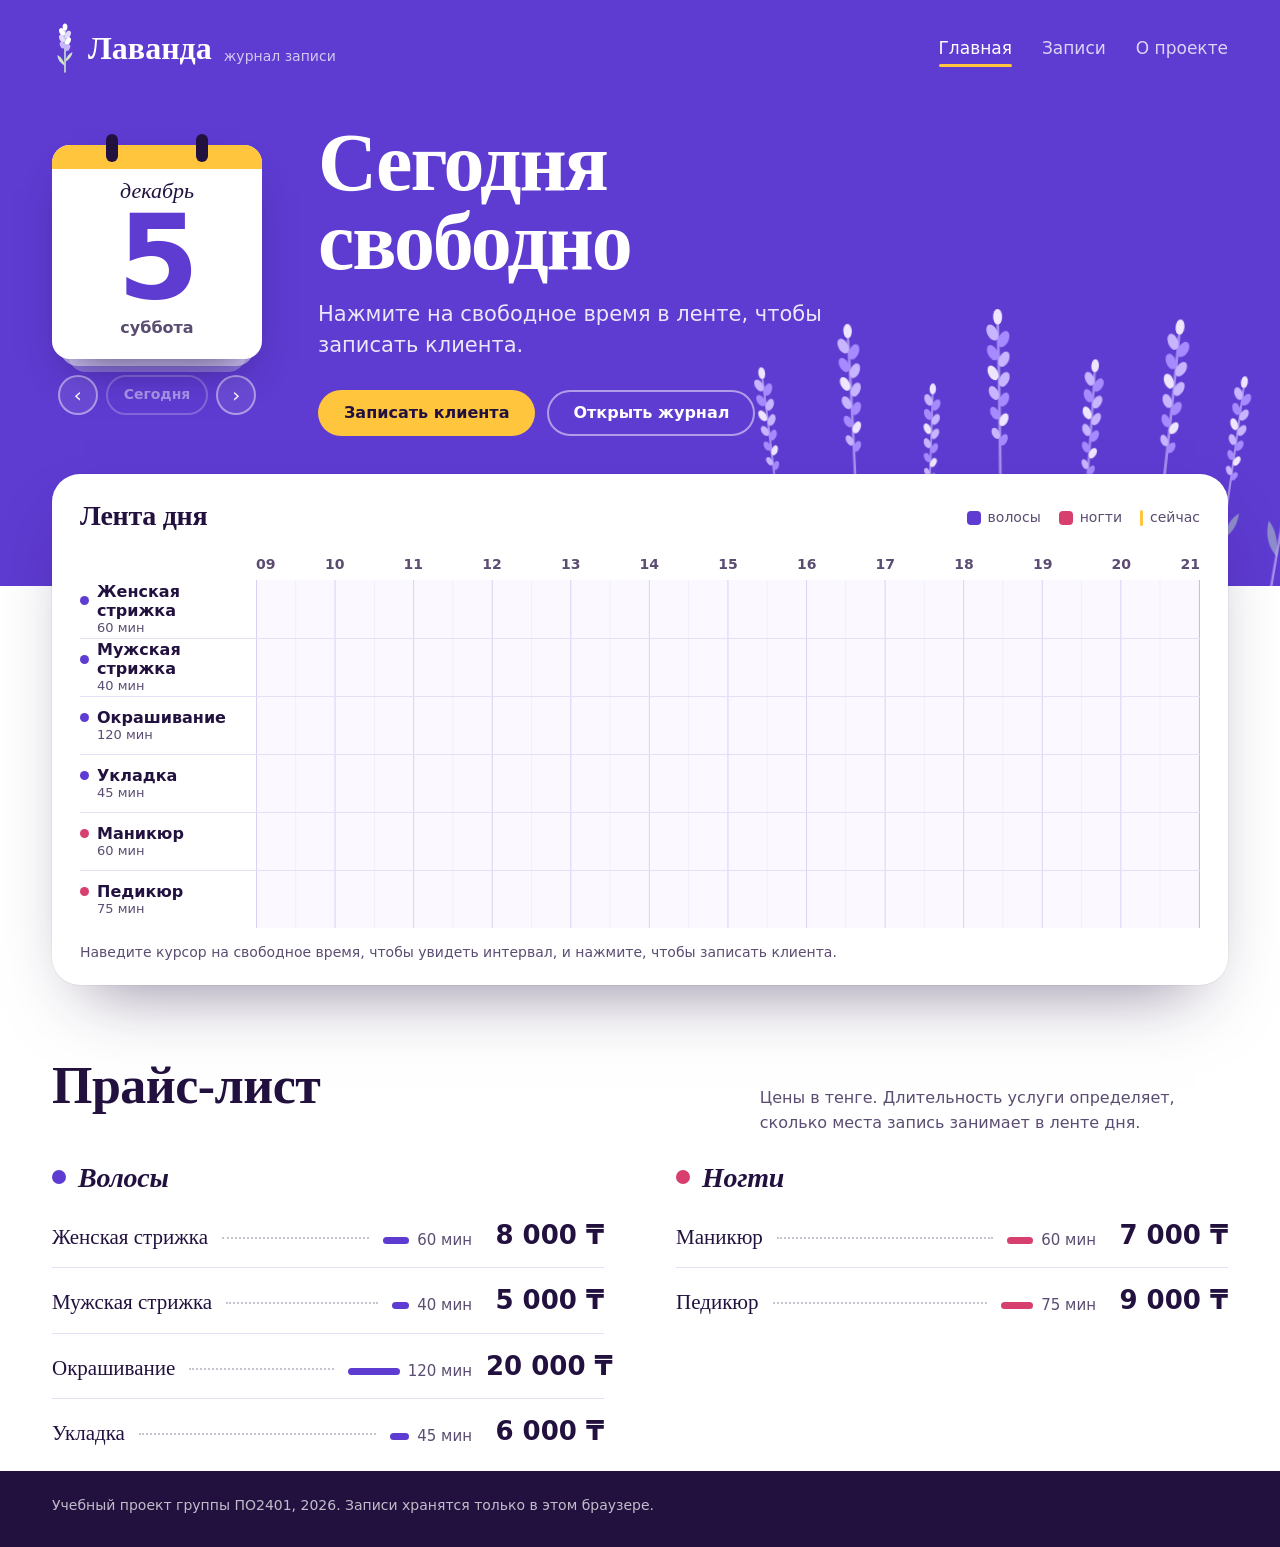
<file: index.html>
<!DOCTYPE html>
<html lang="ru">
<head>
  <meta charset="UTF-8">
  <meta name="viewport" content="width=device-width, initial-scale=1">
  <title>Главная — Запись на услуги, студия «Лаванда»</title>
  <link rel="stylesheet" href="style.css">
</head>
<body data-page="home">
  <header class="band">
    <div class="wrap masthead">
      <a class="brand" href="index.html" aria-label="Студия «Лаванда», на главную">
        <svg class="sprig" viewBox="0 0 26 52" aria-hidden="true">
          <path d="M13 50 C13 38 13 24 13 7" stroke="#cfe3cc" stroke-width="1.6" fill="none" stroke-linecap="round"/>
          <path d="M13 44 C8 41 5.5 37 5.5 33 C9.5 35.5 12 39 13 44 Z" fill="#cfe3cc"/>
          <path d="M13 40 C17.5 37.5 20 34 20.5 30 C16.5 32 14 35.5 13 40 Z" fill="#cfe3cc"/>
          <ellipse cx="13" cy="5" rx="2.4" ry="3.6" fill="#ffffff"/>
          <ellipse cx="10" cy="10" rx="2.6" ry="4" transform="rotate(-24 10 10)" fill="#ffffff"/>
          <ellipse cx="16" cy="12.5" rx="2.6" ry="4" transform="rotate(24 16 12.5)" fill="#e3d8ff"/>
          <ellipse cx="10" cy="16.5" rx="2.6" ry="4" transform="rotate(-24 10 16.5)" fill="#e3d8ff"/>
          <ellipse cx="16" cy="19" rx="2.6" ry="4" transform="rotate(24 16 19)" fill="#ffffff"/>
          <ellipse cx="10.4" cy="23" rx="2.4" ry="3.6" transform="rotate(-24 10.4 23)" fill="#c7b5ff"/>
          <ellipse cx="15.6" cy="25.5" rx="2.4" ry="3.6" transform="rotate(24 15.6 25.5)" fill="#c7b5ff"/>
        </svg>
        <span class="brand-name">Лаванда</span>
        <span class="brand-note">журнал записи</span>
      </a>
      <nav class="main-nav" aria-label="Разделы сайта">
        <a href="index.html" data-nav="home">Главная</a>
        <a href="bookings.html" data-nav="bookings">Записи</a>
        <a href="about.html" data-nav="about">О проекте</a>
      </nav>
    </div>

    <div class="wrap hero">
      <div class="calendar">
        <div class="cal-stack">
          <div class="cal-page" id="calPage" aria-hidden="true">
            <div class="cal-rings"><i></i><i></i></div>
            <span class="cal-month" id="calMonth">октябрь</span>
            <span class="cal-day" id="calDay">15</span>
            <span class="cal-weekday" id="calWeekday">четверг</span>
          </div>
        </div>
        <div class="day-nav">
          <button type="button" class="icon-btn" id="dayPrev" aria-label="Предыдущий день">‹</button>
          <button type="button" class="btn btn-light btn-small" id="dayToday">Сегодня</button>
          <button type="button" class="icon-btn" id="dayNext" aria-label="Следующий день">›</button>
        </div>
      </div>

      <div class="hero-text">
        <h1 class="hero-title" id="dayTitle">Расписание</h1>
        <p class="hero-summary" id="daySummary" aria-live="polite"></p>
        <div class="hero-actions">
          <a class="btn btn-sun" href="bookings.html#new">Записать клиента</a>
          <a class="btn btn-light" href="bookings.html">Открыть журнал</a>
        </div>
      </div>
    </div>

    <svg class="meadow" viewBox="0 0 560 360" aria-hidden="true">
      <defs>
        <symbol id="lav" viewBox="0 0 40 300" overflow="visible">
          <path d="M20 300 C19 230 21 160 20 64" fill="none" stroke="#d6c8ff" stroke-opacity="0.6" stroke-width="2.4" stroke-linecap="round"/>
          <path d="M20 262 C10 254 5 242 6 228 C14 235 19 246 20 262Z" fill="#bedec4" fill-opacity="0.5"/>
          <path d="M20 240 C30 233 35 222 35 208 C27 214 22 226 20 240Z" fill="#bedec4" fill-opacity="0.5"/>
          <ellipse fill="#eee6ff" cx="20" cy="56" rx="4" ry="7"/>
          <ellipse fill="#c7b5ff" cx="15" cy="70" rx="4.6" ry="7.6" transform="rotate(-26 15 70)"/>
          <ellipse fill="#a68aff" cx="25" cy="76" rx="4.6" ry="7.6" transform="rotate(26 25 76)"/>
          <ellipse fill="#a68aff" cx="15" cy="88" rx="4.4" ry="7.3" transform="rotate(-26 15 88)"/>
          <ellipse fill="#c7b5ff" cx="25" cy="94" rx="4.4" ry="7.3" transform="rotate(26 25 94)"/>
          <ellipse fill="#eee6ff" cx="15" cy="106" rx="4.2" ry="7" transform="rotate(-26 15 106)"/>
          <ellipse fill="#c7b5ff" cx="25" cy="112" rx="4.2" ry="7" transform="rotate(26 25 112)"/>
          <ellipse fill="#c7b5ff" cx="15.5" cy="124" rx="4" ry="6.6" transform="rotate(-26 15.5 124)"/>
          <ellipse fill="#a68aff" cx="24.5" cy="130" rx="4" ry="6.6" transform="rotate(26 24.5 130)"/>
          <ellipse fill="#a68aff" cx="16" cy="142" rx="3.6" ry="6" transform="rotate(-26 16 142)"/>
          <ellipse fill="#eee6ff" cx="24" cy="148" rx="3.6" ry="6" transform="rotate(26 24 148)"/>
          <ellipse fill="#c7b5ff" cx="16.5" cy="160" rx="3.2" ry="5.4" transform="rotate(-26 16.5 160)"/>
          <ellipse fill="#a68aff" cx="23.5" cy="166" rx="3.2" ry="5.4" transform="rotate(26 23.5 166)"/>
        </symbol>
      </defs>
      <g transform="translate(40 92) scale(0.85) rotate(-7 20 300)"><g class="stem" style="--i:0"><use href="#lav" width="40" height="300"/></g></g>
      <g transform="translate(110 40) scale(1.05) rotate(-3 20 300)"><g class="stem" style="--i:3"><use href="#lav" width="40" height="300"/></g></g>
      <g transform="translate(180 112) scale(0.8) rotate(2 20 300)"><g class="stem" style="--i:1"><use href="#lav" width="40" height="300"/></g></g>
      <g transform="translate(250 22) scale(1.12) rotate(-1 20 300)"><g class="stem" style="--i:5"><use href="#lav" width="40" height="300"/></g></g>
      <g transform="translate(330 80) scale(0.95) rotate(4 20 300)"><g class="stem" style="--i:2"><use href="#lav" width="40" height="300"/></g></g>
      <g transform="translate(400 32) scale(1.1) rotate(6 20 300)"><g class="stem" style="--i:6"><use href="#lav" width="40" height="300"/></g></g>
      <g transform="translate(468 100) scale(0.86) rotate(8 20 300)"><g class="stem" style="--i:4"><use href="#lav" width="40" height="300"/></g></g>
      <g transform="translate(520 62) scale(1) rotate(10 20 300)"><g class="stem" style="--i:7"><use href="#lav" width="40" height="300"/></g></g>
    </svg>
  </header>

  <main class="wrap">
    <section class="ribbon" aria-labelledby="ribbonTitle">
      <div class="ribbon-head">
        <h2 id="ribbonTitle">Лента дня</h2>
        <div class="legend" aria-hidden="true">
          <span><i></i>волосы</span>
          <span><i class="lg-nails"></i>ногти</span>
          <span><i class="lg-now"></i>сейчас</span>
        </div>
      </div>
      <div class="tl-scroll" id="timeline"></div>
      <p class="hint">Наведите курсор на свободное время, чтобы увидеть интервал, и нажмите, чтобы записать клиента.</p>
    </section>

    <section class="prices" aria-labelledby="pricesTitle">
      <div class="prices-head">
        <h2 id="pricesTitle">Прайс-лист</h2>
        <p class="muted">Цены в тенге. Длительность услуги определяет, сколько места запись занимает в ленте дня.</p>
      </div>
      <div class="price-cols" id="priceList"></div>
    </section>
  </main>

  <footer class="site-footer">
    <div class="wrap">Учебный проект группы ПО2401, 2026. Записи хранятся только в этом браузере.</div>
  </footer>

  <div class="toast" id="toast" role="status" aria-live="polite"></div>
  <script src="script.js"></script>
</body>
</html>
</file>
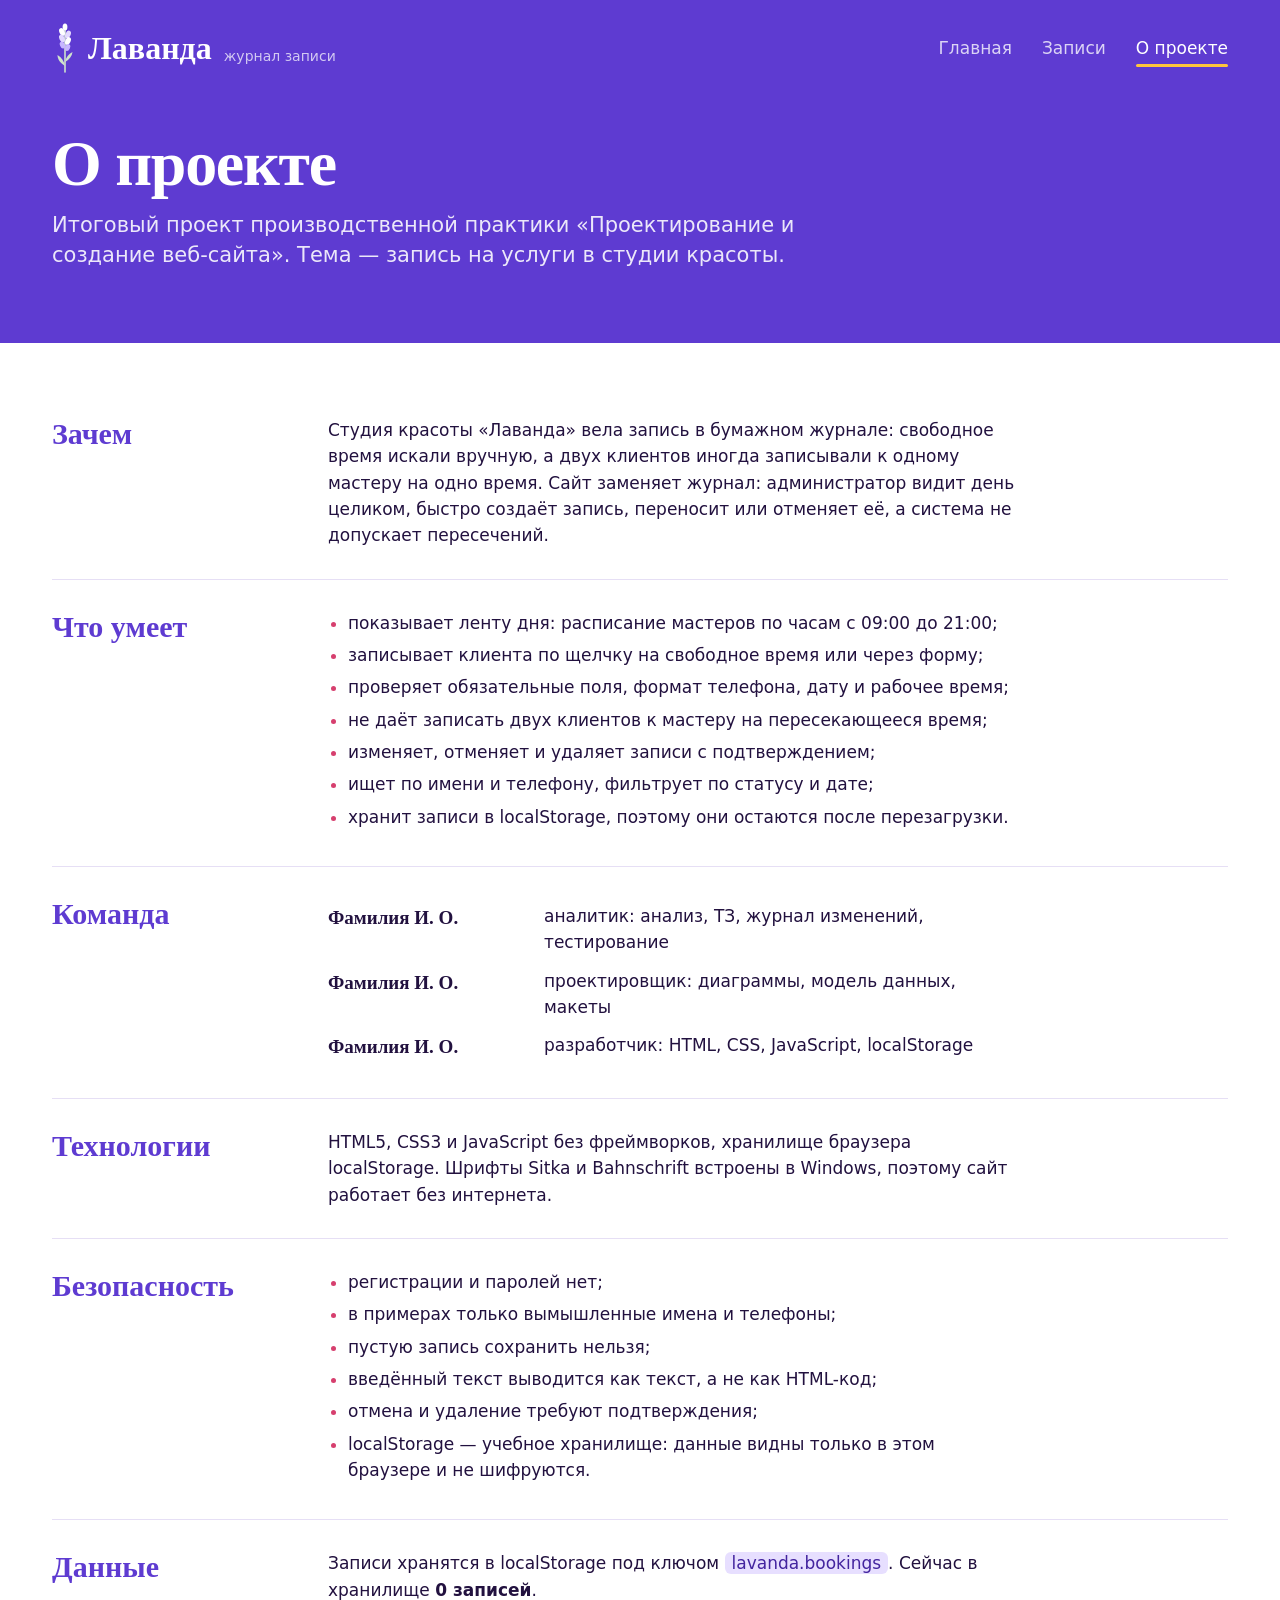
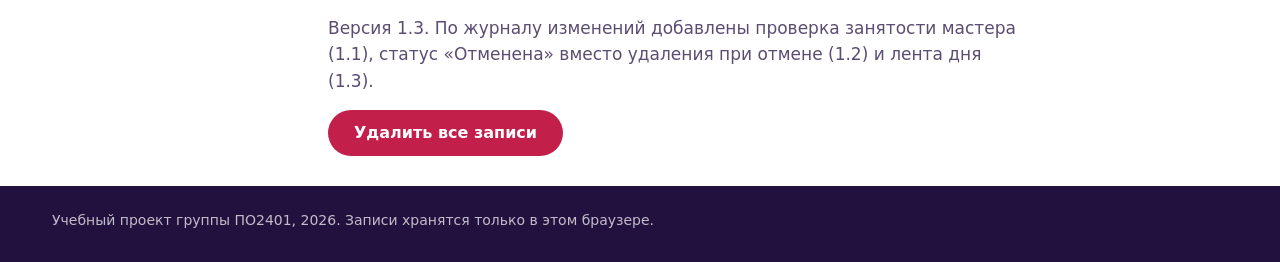
<file: about.html>
<!DOCTYPE html>
<html lang="ru">
<head>
  <meta charset="UTF-8">
  <meta name="viewport" content="width=device-width, initial-scale=1">
  <title>О проекте — Запись на услуги, студия «Лаванда»</title>
  <link rel="stylesheet" href="style.css">
</head>
<body data-page="about">
  <header class="band band-short">
    <div class="wrap masthead">
      <a class="brand" href="index.html" aria-label="Студия «Лаванда», на главную">
        <svg class="sprig" viewBox="0 0 26 52" aria-hidden="true">
          <path d="M13 50 C13 38 13 24 13 7" stroke="#cfe3cc" stroke-width="1.6" fill="none" stroke-linecap="round"/>
          <path d="M13 44 C8 41 5.5 37 5.5 33 C9.5 35.5 12 39 13 44 Z" fill="#cfe3cc"/>
          <path d="M13 40 C17.5 37.5 20 34 20.5 30 C16.5 32 14 35.5 13 40 Z" fill="#cfe3cc"/>
          <ellipse cx="13" cy="5" rx="2.4" ry="3.6" fill="#ffffff"/>
          <ellipse cx="10" cy="10" rx="2.6" ry="4" transform="rotate(-24 10 10)" fill="#ffffff"/>
          <ellipse cx="16" cy="12.5" rx="2.6" ry="4" transform="rotate(24 16 12.5)" fill="#e3d8ff"/>
          <ellipse cx="10" cy="16.5" rx="2.6" ry="4" transform="rotate(-24 10 16.5)" fill="#e3d8ff"/>
          <ellipse cx="16" cy="19" rx="2.6" ry="4" transform="rotate(24 16 19)" fill="#ffffff"/>
          <ellipse cx="10.4" cy="23" rx="2.4" ry="3.6" transform="rotate(-24 10.4 23)" fill="#c7b5ff"/>
          <ellipse cx="15.6" cy="25.5" rx="2.4" ry="3.6" transform="rotate(24 15.6 25.5)" fill="#c7b5ff"/>
        </svg>
        <span class="brand-name">Лаванда</span>
        <span class="brand-note">журнал записи</span>
      </a>
      <nav class="main-nav" aria-label="Разделы сайта">
        <a href="index.html" data-nav="home">Главная</a>
        <a href="bookings.html" data-nav="bookings">Записи</a>
        <a href="about.html" data-nav="about">О проекте</a>
      </nav>
    </div>
    <div class="wrap about-hero">
      <h1 class="hero-kicker">О проекте</h1>
      <p class="hero-summary">Итоговый проект производственной практики «Проектирование и создание веб-сайта». Тема — запись на услуги в студии красоты.</p>
    </div>
  </header>

  <main class="wrap">

    <dl class="facts">
      <div>
        <dt>Зачем</dt>
        <dd>
          Студия красоты «Лаванда» вела запись в бумажном журнале: свободное время искали
          вручную, а двух клиентов иногда записывали к одному мастеру на одно время. Сайт
          заменяет журнал: администратор видит день целиком, быстро создаёт запись,
          переносит или отменяет её, а система не допускает пересечений.
        </dd>
      </div>
      <div>
        <dt>Что умеет</dt>
        <dd>
          <ul class="list">
            <li>показывает ленту дня: расписание мастеров по часам с 09:00 до 21:00;</li>
            <li>записывает клиента по щелчку на свободное время или через форму;</li>
            <li>проверяет обязательные поля, формат телефона, дату и рабочее время;</li>
            <li>не даёт записать двух клиентов к мастеру на пересекающееся время;</li>
            <li>изменяет, отменяет и удаляет записи с подтверждением;</li>
            <li>ищет по имени и телефону, фильтрует по статусу и дате;</li>
            <li>хранит записи в localStorage, поэтому они остаются после перезагрузки.</li>
          </ul>
        </dd>
      </div>
      <div>
        <dt>Команда</dt>
        <dd>
          <ul class="team">
            <li><b>Фамилия И. О.</b><span>аналитик: анализ, ТЗ, журнал изменений, тестирование</span></li>
            <li><b>Фамилия И. О.</b><span>проектировщик: диаграммы, модель данных, макеты</span></li>
            <li><b>Фамилия И. О.</b><span>разработчик: HTML, CSS, JavaScript, localStorage</span></li>
          </ul>
        </dd>
      </div>
      <div>
        <dt>Технологии</dt>
        <dd>HTML5, CSS3 и JavaScript без фреймворков, хранилище браузера localStorage. Шрифты Sitka и Bahnschrift встроены в Windows, поэтому сайт работает без интернета.</dd>
      </div>
      <div>
        <dt>Безопасность</dt>
        <dd>
          <ul class="list">
            <li>регистрации и паролей нет;</li>
            <li>в примерах только вымышленные имена и телефоны;</li>
            <li>пустую запись сохранить нельзя;</li>
            <li>введённый текст выводится как текст, а не как HTML-код;</li>
            <li>отмена и удаление требуют подтверждения;</li>
            <li>localStorage — учебное хранилище: данные видны только в этом браузере и не шифруются.</li>
          </ul>
        </dd>
      </div>
      <div>
        <dt>Данные</dt>
        <dd>
          <p>Записи хранятся в localStorage под ключом <code>lavanda.bookings</code>. Сейчас в хранилище <strong id="aboutCount">0 записей</strong>.</p>
          <p class="muted">Версия 1.3. По журналу изменений добавлены проверка занятости мастера (1.1), статус «Отменена» вместо удаления при отмене (1.2) и лента дня (1.3).</p>
          <div class="data-actions">
            <button type="button" class="btn btn-danger" id="clearAllBtn">Удалить все записи</button>
          </div>
        </dd>
      </div>
    </dl>
  </main>

  <footer class="site-footer">
    <div class="wrap">Учебный проект группы ПО2401, 2026. Записи хранятся только в этом браузере.</div>
  </footer>

  <div class="toast" id="toast" role="status" aria-live="polite"></div>
  <script src="script.js"></script>
</body>
</html>
</file>
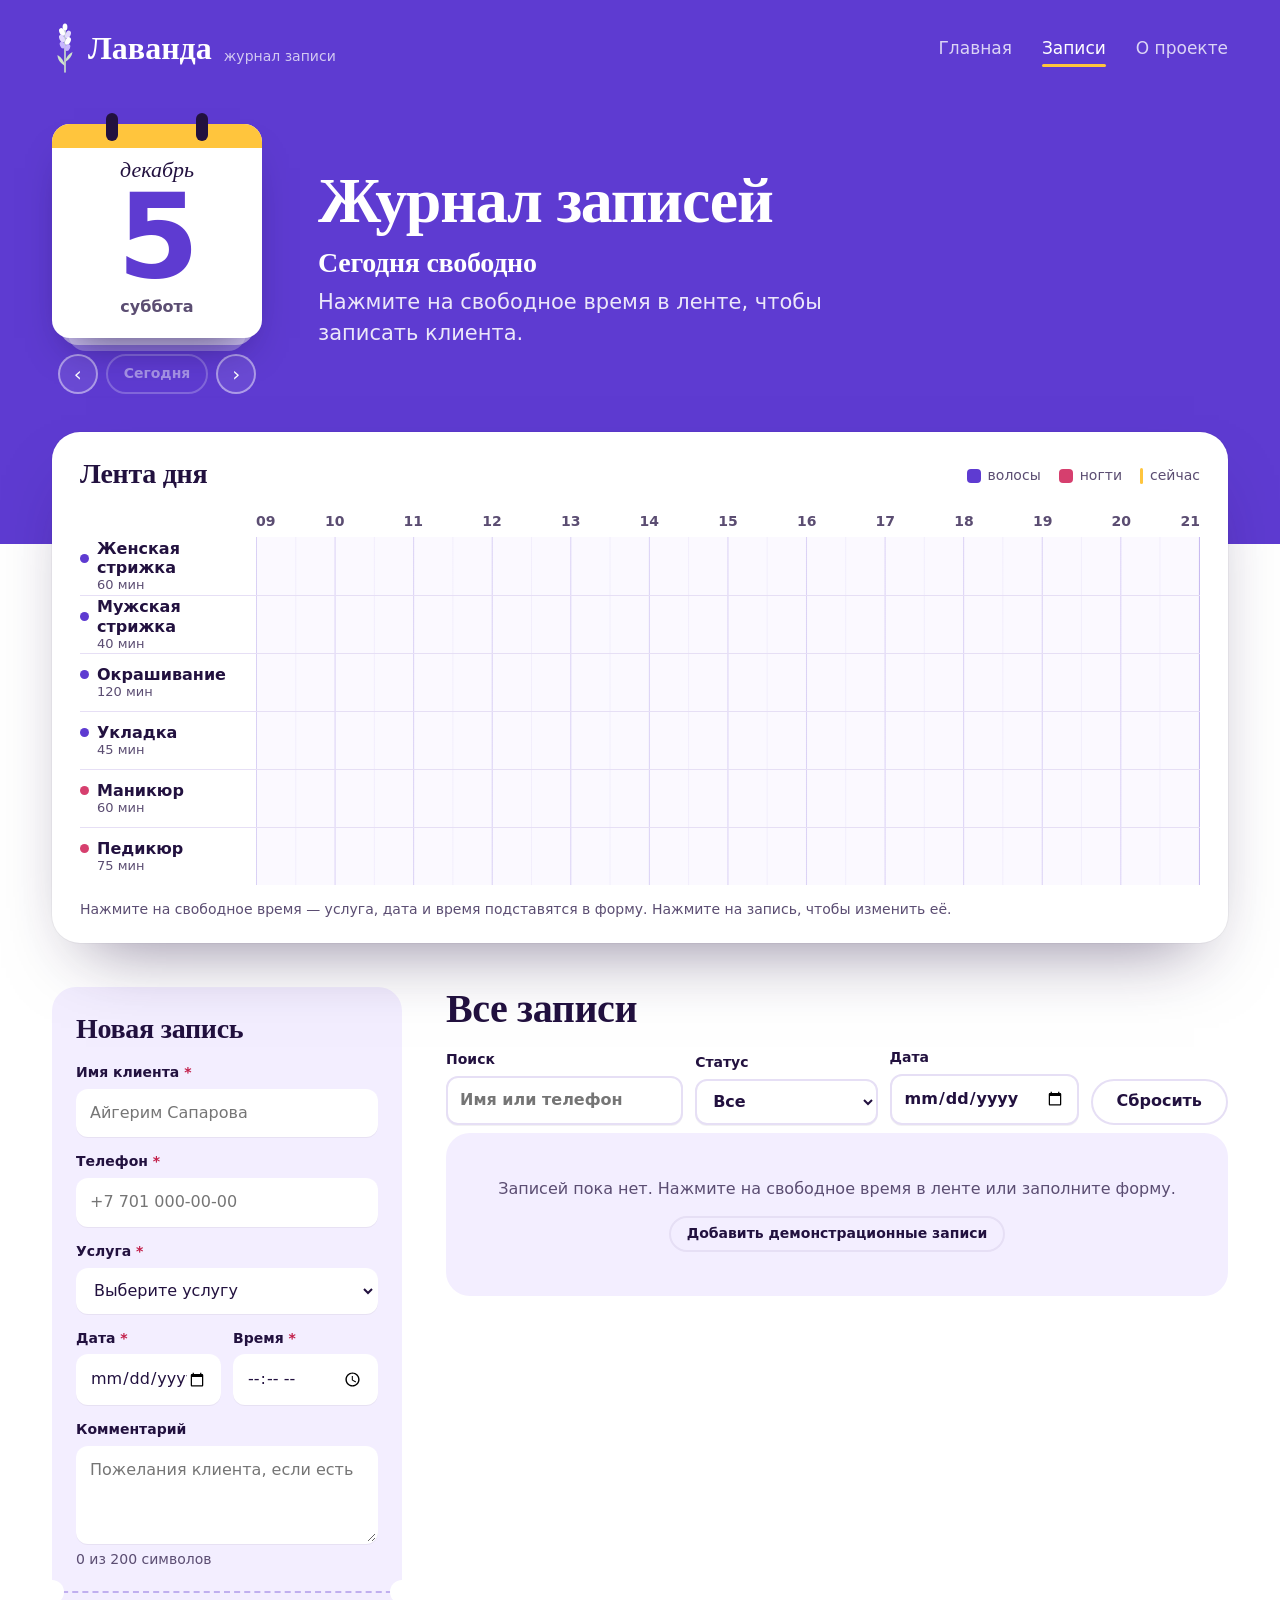
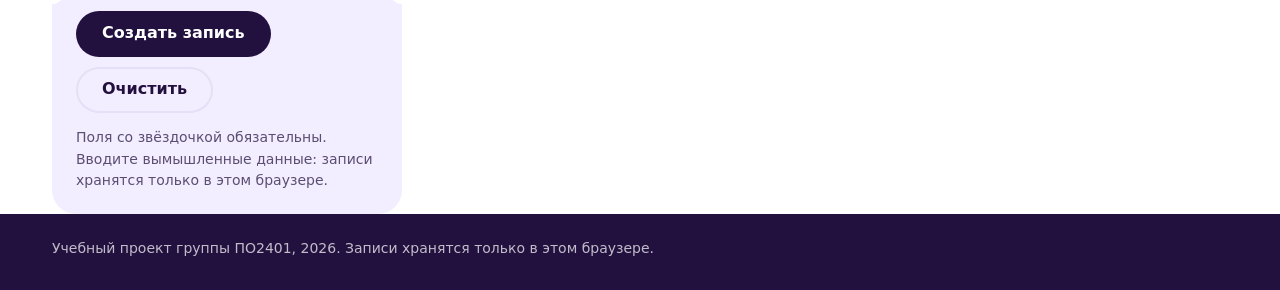
<file: bookings.html>
<!DOCTYPE html>
<html lang="ru">
<head>
  <meta charset="UTF-8">
  <meta name="viewport" content="width=device-width, initial-scale=1">
  <title>Записи — Запись на услуги, студия «Лаванда»</title>
  <link rel="stylesheet" href="style.css">
</head>
<body data-page="bookings">
  <header class="band">
    <div class="wrap masthead">
      <a class="brand" href="index.html" aria-label="Студия «Лаванда», на главную">
        <svg class="sprig" viewBox="0 0 26 52" aria-hidden="true">
          <path d="M13 50 C13 38 13 24 13 7" stroke="#cfe3cc" stroke-width="1.6" fill="none" stroke-linecap="round"/>
          <path d="M13 44 C8 41 5.5 37 5.5 33 C9.5 35.5 12 39 13 44 Z" fill="#cfe3cc"/>
          <path d="M13 40 C17.5 37.5 20 34 20.5 30 C16.5 32 14 35.5 13 40 Z" fill="#cfe3cc"/>
          <ellipse cx="13" cy="5" rx="2.4" ry="3.6" fill="#ffffff"/>
          <ellipse cx="10" cy="10" rx="2.6" ry="4" transform="rotate(-24 10 10)" fill="#ffffff"/>
          <ellipse cx="16" cy="12.5" rx="2.6" ry="4" transform="rotate(24 16 12.5)" fill="#e3d8ff"/>
          <ellipse cx="10" cy="16.5" rx="2.6" ry="4" transform="rotate(-24 10 16.5)" fill="#e3d8ff"/>
          <ellipse cx="16" cy="19" rx="2.6" ry="4" transform="rotate(24 16 19)" fill="#ffffff"/>
          <ellipse cx="10.4" cy="23" rx="2.4" ry="3.6" transform="rotate(-24 10.4 23)" fill="#c7b5ff"/>
          <ellipse cx="15.6" cy="25.5" rx="2.4" ry="3.6" transform="rotate(24 15.6 25.5)" fill="#c7b5ff"/>
        </svg>
        <span class="brand-name">Лаванда</span>
        <span class="brand-note">журнал записи</span>
      </a>
      <nav class="main-nav" aria-label="Разделы сайта">
        <a href="index.html" data-nav="home">Главная</a>
        <a href="bookings.html" data-nav="bookings">Записи</a>
        <a href="about.html" data-nav="about">О проекте</a>
      </nav>
    </div>

    <div class="wrap hero">
      <div class="calendar">
        <div class="cal-stack">
          <div class="cal-page" id="calPage" aria-hidden="true">
            <div class="cal-rings"><i></i><i></i></div>
            <span class="cal-month" id="calMonth">октябрь</span>
            <span class="cal-day" id="calDay">15</span>
            <span class="cal-weekday" id="calWeekday">четверг</span>
          </div>
        </div>
        <div class="day-nav">
          <button type="button" class="icon-btn" id="dayPrev" aria-label="Предыдущий день">‹</button>
          <button type="button" class="btn btn-light btn-small" id="dayToday">Сегодня</button>
          <button type="button" class="icon-btn" id="dayNext" aria-label="Следующий день">›</button>
        </div>
      </div>

      <div class="hero-text">
        <h1 class="hero-kicker">Журнал записей</h1>
        <h2 class="hero-sub" id="dayTitle">Лента дня</h2>
        <p class="hero-summary" id="daySummary" aria-live="polite"></p>
      </div>
    </div>
  </header>

  <main class="wrap">
    <section class="ribbon" aria-labelledby="ribbonTitle">
      <div class="ribbon-head">
        <h2 id="ribbonTitle">Лента дня</h2>
        <div class="legend" aria-hidden="true">
          <span><i></i>волосы</span>
          <span><i class="lg-nails"></i>ногти</span>
          <span><i class="lg-now"></i>сейчас</span>
        </div>
      </div>
      <div class="tl-scroll" id="timeline"></div>
      <p class="hint">Нажмите на свободное время — услуга, дата и время подставятся в форму. Нажмите на запись, чтобы изменить её.</p>
    </section>

    <div class="alert" id="storageWarning" role="alert" hidden></div>

    <div class="desk">
      <section class="slip" aria-labelledby="formTitle">
        <h2 id="formTitle">Новая запись</h2>
        <form id="bookingForm" novalidate>
          <input type="hidden" id="bookingId">

          <div class="field">
            <label for="clientName">Имя клиента <span class="req" aria-hidden="true">*</span></label>
            <input type="text" id="clientName" name="clientName" maxlength="60" autocomplete="off"
                   placeholder="Айгерим Сапарова" aria-describedby="clientNameError">
            <p class="field-error" id="clientNameError"></p>
          </div>

          <div class="field">
            <label for="phone">Телефон <span class="req" aria-hidden="true">*</span></label>
            <input type="tel" id="phone" name="phone" maxlength="20" autocomplete="off"
                   placeholder="+7 701 000-00-00" aria-describedby="phoneError">
            <p class="field-error" id="phoneError"></p>
          </div>

          <div class="field">
            <label for="serviceId">Услуга <span class="req" aria-hidden="true">*</span></label>
            <select id="serviceId" name="serviceId" aria-describedby="serviceIdError">
              <option value="">Выберите услугу</option>
            </select>
            <p class="field-error" id="serviceIdError"></p>
          </div>

          <div class="field-row">
            <div class="field">
              <label for="date">Дата <span class="req" aria-hidden="true">*</span></label>
              <input type="date" id="date" name="date" aria-describedby="dateError">
              <p class="field-error" id="dateError"></p>
            </div>
            <div class="field">
              <label for="time">Время <span class="req" aria-hidden="true">*</span></label>
              <input type="time" id="time" name="time" step="900" aria-describedby="timeError">
              <p class="field-error" id="timeError"></p>
            </div>
          </div>

          <div class="field" id="statusField" hidden>
            <label for="status">Статус</label>
            <select id="status" name="status"></select>
          </div>

          <div class="field">
            <label for="comment">Комментарий</label>
            <textarea id="comment" name="comment" rows="3" maxlength="200"
                      placeholder="Пожелания клиента, если есть"></textarea>
            <p class="hint"><span id="commentCounter">0</span> из 200 символов</p>
          </div>

          <div class="perf" aria-hidden="true"></div>

          <div class="form-actions">
            <button type="submit" class="btn btn-primary" id="submitBtn">Создать запись</button>
            <button type="button" class="btn btn-quiet" id="resetBtn">Очистить</button>
          </div>
          <p class="hint">Поля со звёздочкой обязательны. Вводите вымышленные данные: записи хранятся только в этом браузере.</p>
        </form>
      </section>

      <section class="ledger" aria-labelledby="listTitle">
        <div class="ledger-head">
          <h2 id="listTitle">Все записи</h2>
          <span class="muted" id="listCounter"></span>
        </div>

        <div class="filters">
          <label class="filter">
            <span>Поиск</span>
            <input type="search" id="searchInput" placeholder="Имя или телефон">
          </label>
          <label class="filter">
            <span>Статус</span>
            <select id="statusFilter">
              <option value="all">Все</option>
            </select>
          </label>
          <label class="filter">
            <span>Дата</span>
            <input type="date" id="dateFilter">
          </label>
          <button type="button" class="btn btn-quiet" id="clearFilters">Сбросить</button>
        </div>

        <div class="table-wrap">
          <table class="bookings-table">
            <thead>
              <tr>
                <th>Время</th>
                <th>Клиент</th>
                <th>Услуга</th>
                <th>Статус</th>
                <th class="col-actions">Действия</th>
              </tr>
            </thead>
            <tbody id="bookingsBody"></tbody>
          </table>
        </div>

        <div class="empty" id="emptyState" hidden>
          <p id="emptyText">Записей пока нет.</p>
          <button type="button" class="btn btn-quiet btn-small" id="demoBtn">Добавить демонстрационные записи</button>
        </div>
      </section>
    </div>
  </main>

  <footer class="site-footer">
    <div class="wrap">Учебный проект группы ПО2401, 2026. Записи хранятся только в этом браузере.</div>
  </footer>

  <div class="toast" id="toast" role="status" aria-live="polite"></div>
  <script src="script.js"></script>
</body>
</html>
</file>
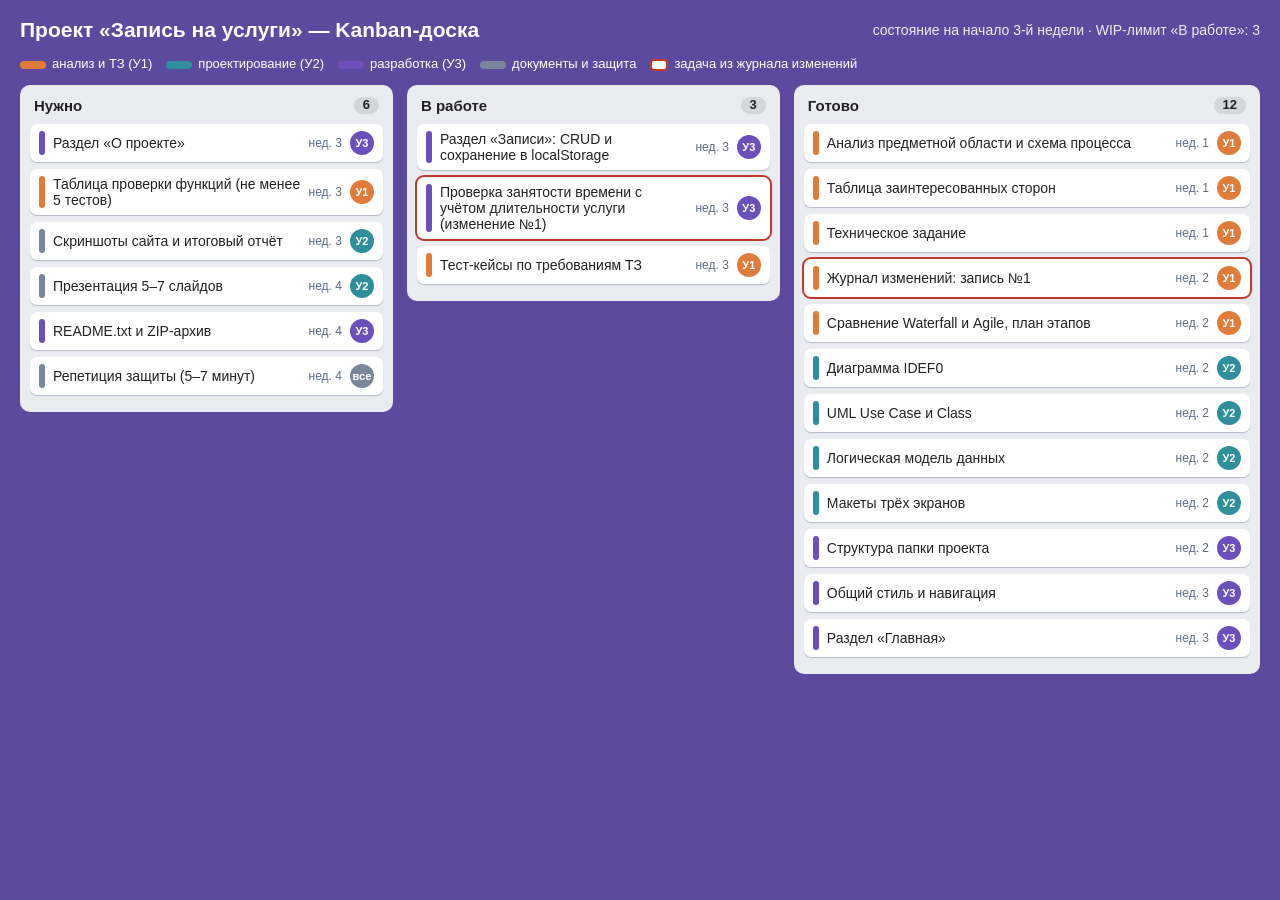
<file: docs/diagrams/src/08_kanban.html>
<!DOCTYPE html>
<html lang="ru">
<head>
<meta charset="UTF-8">
<title>Kanban-доска проекта</title>
<style>
  * { box-sizing: border-box; }
  body { margin: 0; font-family: "Segoe UI", Arial, sans-serif; background: #5b4a9e; color: #222; }
  .board { width: 1280px; padding: 18px 20px 24px; }
  .top { display: flex; justify-content: space-between; align-items: center; color: #fff; margin-bottom: 14px; }
  .top h1 { font-size: 21px; margin: 0; }
  .top span { font-size: 14px; opacity: .9; }
  .legend { display: flex; gap: 14px; font-size: 13px; color: #fff; margin-bottom: 14px; }
  .legend i { display: inline-block; width: 26px; height: 8px; border-radius: 4px; margin-right: 6px; vertical-align: middle; }
  .cols { display: grid; grid-template-columns: 1fr 1fr 1.25fr; gap: 14px; align-items: start; }
  .col { background: #ebecf0; border-radius: 10px; padding: 10px; }
  .col h2 { font-size: 15px; margin: 2px 4px 10px; display: flex; justify-content: space-between; }
  .col h2 b { background: #d5d6dc; border-radius: 10px; padding: 0 9px; font-size: 13px; }
  .card { display: flex; align-items: center; gap: 8px; background: #fff; border-radius: 7px; padding: 7px 9px; margin-bottom: 7px; box-shadow: 0 1px 1px rgba(9,30,66,.25); font-size: 14px; }
  .card .lbl { flex: none; align-self: stretch; width: 6px; border-radius: 3px; }
  .card .t { flex: 1; }
  .card .meta { flex: none; display: flex; gap: 8px; align-items: center; font-size: 12px; color: #5e6c84; }
  .av { width: 24px; height: 24px; border-radius: 50%; color: #fff; font-size: 11px; font-weight: 700; display: grid; place-items: center; }
  .u1 { background: #e07b39; } .u2 { background: #2f8f9d; } .u3 { background: #6b4fbb; } .all { background: #7a869a; }
  .an { background: #e07b39; } .pr { background: #2f8f9d; } .dev { background: #6b4fbb; } .doc { background: #7a869a; }
  .chg { box-shadow: 0 0 0 2px #c0392b; }
</style>
</head>
<body>
<div class="board" id="board">
  <div class="top">
    <h1>Проект «Запись на услуги» — Kanban-доска</h1>
    <span>состояние на начало 3-й недели · WIP-лимит «В работе»: 3</span>
  </div>
  <div class="legend">
    <span><i class="an"></i>анализ и ТЗ (У1)</span>
    <span><i class="pr"></i>проектирование (У2)</span>
    <span><i class="dev"></i>разработка (У3)</span>
    <span><i class="doc"></i>документы и защита</span>
    <span><i style="background:#fff;border:2px solid #c0392b;width:18px;height:12px"></i>задача из журнала изменений</span>
  </div>
  <div class="cols">
    <div class="col">
      <h2>Нужно <b>6</b></h2>
      <div class="card"><div class="lbl dev"></div><span class="t">Раздел «О проекте»</span><div class="meta"><span>нед. 3</span><span class="av u3">У3</span></div></div>
      <div class="card"><div class="lbl an"></div><span class="t">Таблица проверки функций (не менее 5 тестов)</span><div class="meta"><span>нед. 3</span><span class="av u1">У1</span></div></div>
      <div class="card"><div class="lbl doc"></div><span class="t">Скриншоты сайта и итоговый отчёт</span><div class="meta"><span>нед. 3</span><span class="av u2">У2</span></div></div>
      <div class="card"><div class="lbl doc"></div><span class="t">Презентация 5–7 слайдов</span><div class="meta"><span>нед. 4</span><span class="av u2">У2</span></div></div>
      <div class="card"><div class="lbl dev"></div><span class="t">README.txt и ZIP-архив</span><div class="meta"><span>нед. 4</span><span class="av u3">У3</span></div></div>
      <div class="card"><div class="lbl doc"></div><span class="t">Репетиция защиты (5–7 минут)</span><div class="meta"><span>нед. 4</span><span class="av all">все</span></div></div>
    </div>
    <div class="col">
      <h2>В работе <b>3</b></h2>
      <div class="card"><div class="lbl dev"></div><span class="t">Раздел «Записи»: CRUD и сохранение в localStorage</span><div class="meta"><span>нед. 3</span><span class="av u3">У3</span></div></div>
      <div class="card chg"><div class="lbl dev"></div><span class="t">Проверка занятости времени с учётом длительности услуги (изменение №1)</span><div class="meta"><span>нед. 3</span><span class="av u3">У3</span></div></div>
      <div class="card"><div class="lbl an"></div><span class="t">Тест-кейсы по требованиям ТЗ</span><div class="meta"><span>нед. 3</span><span class="av u1">У1</span></div></div>
    </div>
    <div class="col">
      <h2>Готово <b>12</b></h2>
      <div class="card"><div class="lbl an"></div><span class="t">Анализ предметной области и схема процесса</span><div class="meta"><span>нед. 1</span><span class="av u1">У1</span></div></div>
      <div class="card"><div class="lbl an"></div><span class="t">Таблица заинтересованных сторон</span><div class="meta"><span>нед. 1</span><span class="av u1">У1</span></div></div>
      <div class="card"><div class="lbl an"></div><span class="t">Техническое задание</span><div class="meta"><span>нед. 1</span><span class="av u1">У1</span></div></div>
      <div class="card chg"><div class="lbl an"></div><span class="t">Журнал изменений: запись №1</span><div class="meta"><span>нед. 2</span><span class="av u1">У1</span></div></div>
      <div class="card"><div class="lbl an"></div><span class="t">Сравнение Waterfall и Agile, план этапов</span><div class="meta"><span>нед. 2</span><span class="av u1">У1</span></div></div>
      <div class="card"><div class="lbl pr"></div><span class="t">Диаграмма IDEF0</span><div class="meta"><span>нед. 2</span><span class="av u2">У2</span></div></div>
      <div class="card"><div class="lbl pr"></div><span class="t">UML Use Case и Class</span><div class="meta"><span>нед. 2</span><span class="av u2">У2</span></div></div>
      <div class="card"><div class="lbl pr"></div><span class="t">Логическая модель данных</span><div class="meta"><span>нед. 2</span><span class="av u2">У2</span></div></div>
      <div class="card"><div class="lbl pr"></div><span class="t">Макеты трёх экранов</span><div class="meta"><span>нед. 2</span><span class="av u2">У2</span></div></div>
      <div class="card"><div class="lbl dev"></div><span class="t">Структура папки проекта</span><div class="meta"><span>нед. 2</span><span class="av u3">У3</span></div></div>
      <div class="card"><div class="lbl dev"></div><span class="t">Общий стиль и навигация</span><div class="meta"><span>нед. 3</span><span class="av u3">У3</span></div></div>
      <div class="card"><div class="lbl dev"></div><span class="t">Раздел «Главная»</span><div class="meta"><span>нед. 3</span><span class="av u3">У3</span></div></div>
    </div>
  </div>
</div>
</body>
</html>
</file>
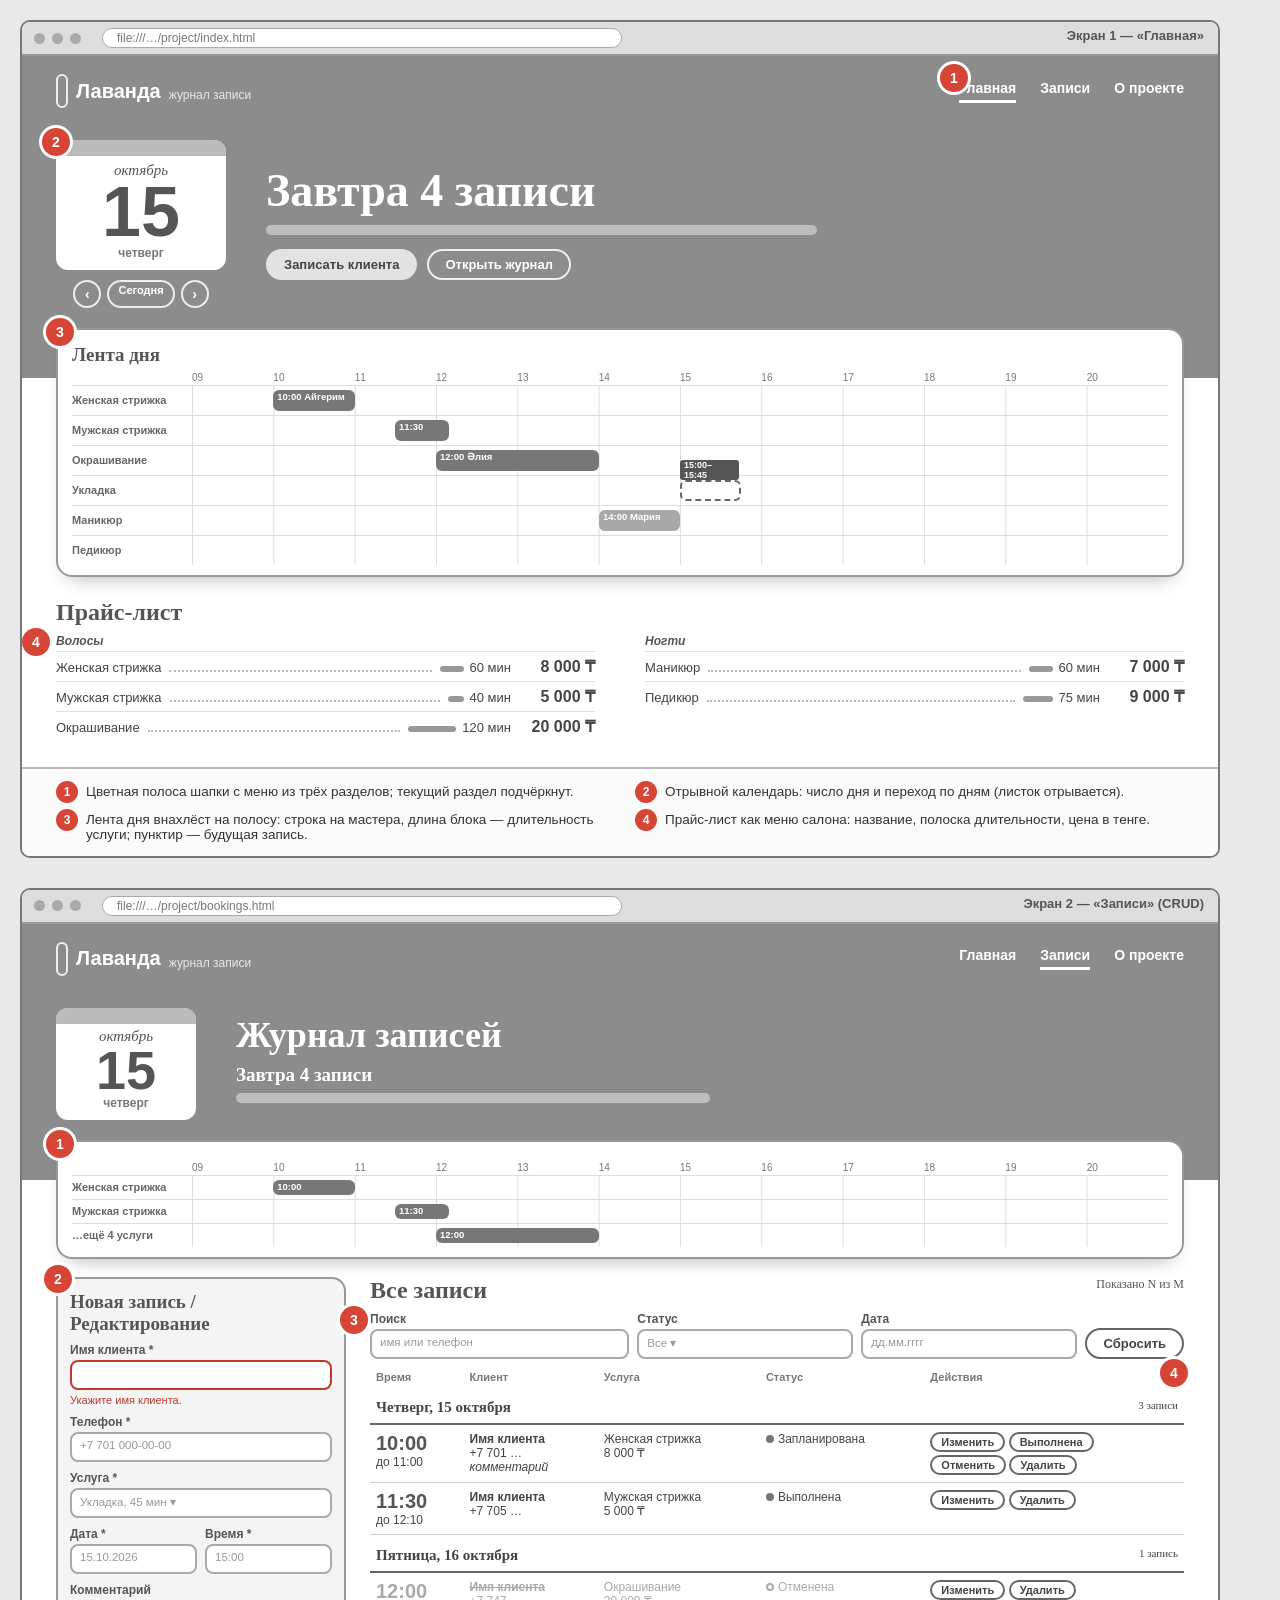
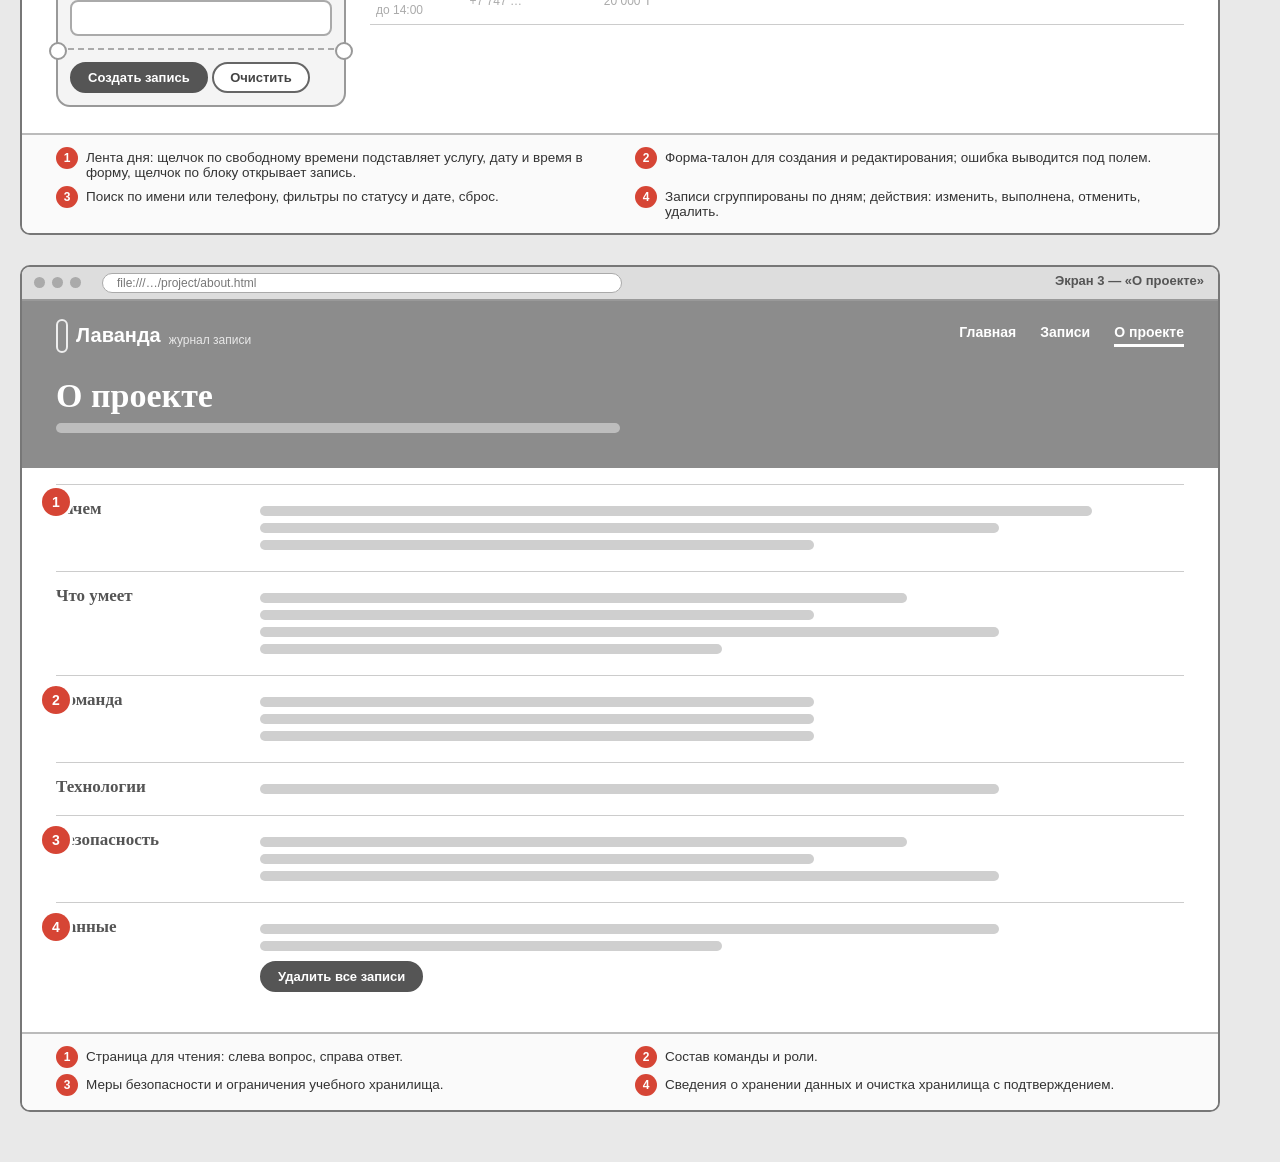
<file: docs/mockups/src/mockups.html>
<!DOCTYPE html>
<html lang="ru">
<head>
<meta charset="UTF-8">
<title>Макеты интерфейса — Запись на услуги</title>
<style>
  * { box-sizing: border-box; }
  body { margin: 0; padding: 20px; background: #e9e9e9; font-family: "Segoe UI", Arial, sans-serif; color: #444; }
  .frame { width: 1200px; background: #fff; border: 2px solid #777; border-radius: 10px; margin-bottom: 30px; position: relative; overflow: hidden; }
  .chrome { height: 34px; background: #ddd; border-bottom: 2px solid #999; display: flex; align-items: center; gap: 7px; padding: 0 12px; }
  .chrome i { width: 11px; height: 11px; border-radius: 50%; background: #aaa; display: inline-block; }
  .chrome .url { margin-left: 14px; background: #fff; border: 1px solid #aaa; border-radius: 12px; font-size: 12px; padding: 2px 14px; width: 520px; color: #777; }
  .title { position: absolute; right: 14px; top: 6px; font-size: 13px; font-weight: 700; color: #555; }
  .page { padding: 0 34px 26px; position: relative; }
  /* полоса шапки во всю ширину */
  .band { margin: 0 -34px; padding: 0 34px 70px; background: #8c8c8c; color: #fff; position: relative; }
  .band.short { padding-bottom: 28px; }
  .hdr { display: flex; justify-content: space-between; align-items: center; height: 70px; }
  .logo { display: flex; align-items: center; gap: 8px; font-weight: 700; font-size: 20px; }
  .logo .sprig { width: 12px; height: 34px; border: 2px solid #eee; border-radius: 6px; }
  .logo small { font-weight: 400; font-size: 12px; opacity: .8; margin-top: 8px; }
  .nav { display: flex; gap: 24px; font-size: 14px; font-weight: 600; }
  .nav span { padding-bottom: 4px; }
  .nav span.on { border-bottom: 3px solid #fff; }
  .hero { display: grid; grid-template-columns: 170px 1fr; gap: 40px; align-items: center; padding-top: 14px; }
  .cal { background: #fff; color: #555; border-radius: 12px; text-align: center; padding: 22px 8px 10px; position: relative; overflow: hidden; }
  .cal::before { content: ""; position: absolute; inset: 0 0 auto 0; height: 16px; background: #bbb; }
  .cal .m { display: block; font-family: Georgia, serif; font-style: italic; font-size: 15px; }
  .cal .d { display: block; font-size: 70px; font-weight: 800; line-height: .95; }
  .cal .w { display: block; font-size: 12px; font-weight: 600; color: #777; }
  .daynav { display: flex; gap: 6px; justify-content: center; margin-top: 10px; }
  .circle { display: inline-grid; place-items: center; width: 28px; height: 28px; border: 2px solid #eee; border-radius: 50%; font-size: 14px; font-weight: 700; color: #fff; }
  .box { border: 2px solid #999; background: #f4f4f4; border-radius: 14px; padding: 12px; position: relative; }
  .line { height: 10px; background: #cfcfcf; border-radius: 5px; margin: 7px 0; }
  .band .line { background: #bdbdbd; }
  .w30 { width: 30%; } .w40 { width: 40%; } .w50 { width: 50%; } .w60 { width: 60%; } .w70 { width: 70%; } .w80 { width: 80%; } .w90 { width: 90%; }
  .btn { display: inline-block; border: 2px solid #666; border-radius: 20px; padding: 6px 16px; font-size: 13px; font-weight: 700; background: #fff; color: #444; }
  .btn.main { background: #555; color: #fff; border-color: #555; }
  .btn.light { background: transparent; color: #fff; border-color: #eee; }
  .btn.accent { background: #e2e2e2; border-color: #e2e2e2; }
  .btn.sm { padding: 2px 9px; font-size: 11px; font-weight: 600; }
  .lbl { font-size: 12px; font-weight: 700; color: #555; margin-bottom: 3px; }
  .inp { border: 2px solid #aaa; background: #fff; height: 30px; border-radius: 8px; margin-bottom: 9px; font-size: 11.5px; color: #999; padding: 5px 8px; }
  .err { color: #c0392b; font-size: 11px; margin: -5px 0 9px; }
  .big { font-family: Georgia, serif; font-size: 46px; font-weight: 700; line-height: 1.02; margin: 0 0 10px; }
  .h2 { font-family: Georgia, serif; font-size: 19px; font-weight: 700; color: #555; margin: 0 0 8px; }
  .grid { display: grid; gap: 14px; }
  .mark { position: absolute; width: 28px; height: 28px; border-radius: 50%; background: #d64535; color: #fff; font-weight: 700; font-size: 14px; display: grid; place-items: center; box-shadow: 0 0 0 3px #fff; z-index: 5; }
  .notes { border-top: 2px solid #bbb; background: #fafafa; padding: 12px 34px 14px; display: grid; grid-template-columns: 1fr 1fr; gap: 6px 30px; font-size: 13.5px; color: #333; }
  .notes div { display: flex; gap: 8px; align-items: baseline; }
  .notes b { flex: none; width: 22px; height: 22px; border-radius: 50%; background: #d64535; color: #fff; font-size: 12px; display: grid; place-items: center; }
  /* лента дня — карточка внахлёст на полосу */
  .tl { border: 2px solid #999; background: #fff; border-radius: 16px; padding: 14px 14px 10px; position: relative; margin-top: -50px; box-shadow: 0 10px 20px -12px rgba(0,0,0,.4); }
  .tl-hours { display: grid; grid-template-columns: 120px repeat(12, 1fr); font-size: 10px; color: #777; margin: 6px 0 2px; }
  .tl-row { display: grid; grid-template-columns: 120px 1fr; height: 30px; border-top: 1px solid #ddd; }
  .tl-name { font-size: 11px; font-weight: 700; color: #666; align-self: center; }
  .tl-track { position: relative; background-image: linear-gradient(to right, #ddd 1px, transparent 1px); background-size: calc(100% / 12) 100%; }
  .blk { position: absolute; top: 4px; bottom: 4px; border-radius: 6px; background: #777; color: #fff; font-size: 9.5px; font-weight: 700; padding: 1px 4px; overflow: hidden; white-space: nowrap; }
  .blk.alt { background: #a8a8a8; }
  .ghost { position: absolute; top: 4px; bottom: 4px; border: 2px dashed #666; border-radius: 6px; background: #fff; }
  .ghost::after { content: "15:00–15:45"; position: absolute; left: -2px; bottom: calc(100% + 2px); background: #555; color: #fff; font-size: 9px; font-weight: 700; padding: 0 4px; border-radius: 3px; }
  .price { display: grid; grid-template-columns: auto 1fr auto 76px; gap: 8px; align-items: baseline; font-size: 13px; padding: 5px 0; border-top: 1px solid #e2e2e2; }
  .price .dots { border-bottom: 2px dotted #bbb; }
  .price .bar { display: inline-block; height: 6px; border-radius: 3px; background: #999; margin-right: 6px; }
  .price b { font-size: 16px; text-align: right; }
  table { width: 100%; border-collapse: collapse; font-size: 12px; }
  th { text-align: left; padding: 4px 6px; color: #777; font-size: 11px; font-weight: 600; }
  td { border-bottom: 1px solid #ccc; padding: 7px 6px; vertical-align: top; }
  .dayrow td { border-bottom: 2px solid #666; font-family: Georgia, serif; font-weight: 700; font-size: 15px; padding-top: 12px; }
  .t { font-size: 20px; font-weight: 800; color: #555; }
  .dot { display: inline-block; width: 8px; height: 8px; border-radius: 50%; background: #777; margin-right: 4px; }
  .perf { border-top: 2px dashed #aaa; margin: 12px -12px; position: relative; }
  .perf::before, .perf::after { content: ""; position: absolute; top: -8px; width: 14px; height: 14px; border-radius: 50%; background: #fff; border: 2px solid #999; }
  .perf::before { left: -9px; } .perf::after { right: -9px; }
  .facts > div { display: grid; grid-template-columns: 180px 1fr; gap: 24px; padding: 14px 0; border-top: 1px solid #ccc; }
  .facts > div:first-child { border-top: 0; }
  .facts .dt { font-family: Georgia, serif; font-weight: 700; font-size: 17px; color: #555; }
</style>
</head>
<body>

<!-- ======================= Экран 1: Главная ======================= -->
<section class="frame" id="m1">
  <div class="chrome"><i></i><i></i><i></i><span class="url">file:///…/project/index.html</span></div>
  <div class="title">Экран 1 — «Главная»</div>
  <div class="page">
    <div class="band">
      <div class="hdr">
        <span class="logo"><span class="sprig"></span>Лаванда <small>журнал записи</small></span>
        <span class="nav"><span class="on">Главная</span><span>Записи</span><span>О проекте</span></span>
        <span class="mark" style="right:250px; top:8px;">1</span>
      </div>
      <div class="hero">
        <div style="position:relative">
          <span class="mark" style="left:-14px; top:-12px;">2</span>
          <div class="cal"><span class="m">октябрь</span><span class="d">15</span><span class="w">четверг</span></div>
          <div class="daynav"><span class="circle">‹</span><span class="btn light sm">Сегодня</span><span class="circle">›</span></div>
        </div>
        <div>
          <div class="big">Завтра 4 записи</div>
          <div class="line w60"></div>
          <div style="margin-top:14px; display:flex; gap:10px;"><span class="btn accent">Записать клиента</span><span class="btn light">Открыть журнал</span></div>
        </div>
      </div>
    </div>

    <div class="tl">
      <span class="mark" style="left:-12px; top:-12px;">3</span>
      <div class="h2" style="margin:0">Лента дня</div>
      <div class="tl-hours"><span></span><span>09</span><span>10</span><span>11</span><span>12</span><span>13</span><span>14</span><span>15</span><span>16</span><span>17</span><span>18</span><span>19</span><span>20</span></div>
      <div class="tl-row"><span class="tl-name">Женская стрижка</span><div class="tl-track"><span class="blk" style="left:8.33%; width:8.33%">10:00 Айгерим</span></div></div>
      <div class="tl-row"><span class="tl-name">Мужская стрижка</span><div class="tl-track"><span class="blk" style="left:20.8%; width:5.55%">11:30</span></div></div>
      <div class="tl-row"><span class="tl-name">Окрашивание</span><div class="tl-track"><span class="blk" style="left:25%; width:16.7%">12:00 Әлия</span></div></div>
      <div class="tl-row"><span class="tl-name">Укладка</span><div class="tl-track"><span class="ghost" style="left:50%; width:6.25%"></span></div></div>
      <div class="tl-row"><span class="tl-name">Маникюр</span><div class="tl-track"><span class="blk alt" style="left:41.7%; width:8.33%">14:00 Мария</span></div></div>
      <div class="tl-row"><span class="tl-name">Педикюр</span><div class="tl-track"></div></div>
    </div>

    <div class="h2" style="margin-top:22px; font-size:24px">Прайс-лист</div>
    <div class="grid" style="grid-template-columns: 1fr 1fr; gap: 10px 50px; position:relative;">
      <span class="mark" style="left:-34px; top:-6px;">4</span>
      <div>
        <div class="lbl"><i>Волосы</i></div>
        <div class="price"><span>Женская стрижка</span><span class="dots"></span><span><i class="bar" style="width:24px"></i>60 мин</span><b>8 000 ₸</b></div>
        <div class="price"><span>Мужская стрижка</span><span class="dots"></span><span><i class="bar" style="width:16px"></i>40 мин</span><b>5 000 ₸</b></div>
        <div class="price"><span>Окрашивание</span><span class="dots"></span><span><i class="bar" style="width:48px"></i>120 мин</span><b>20 000 ₸</b></div>
      </div>
      <div>
        <div class="lbl"><i>Ногти</i></div>
        <div class="price"><span>Маникюр</span><span class="dots"></span><span><i class="bar" style="width:24px"></i>60 мин</span><b>7 000 ₸</b></div>
        <div class="price"><span>Педикюр</span><span class="dots"></span><span><i class="bar" style="width:30px"></i>75 мин</span><b>9 000 ₸</b></div>
      </div>
    </div>
  </div>
  <div class="notes">
    <div><b>1</b>Цветная полоса шапки с меню из трёх разделов; текущий раздел подчёркнут.</div>
    <div><b>2</b>Отрывной календарь: число дня и переход по дням (листок отрывается).</div>
    <div><b>3</b>Лента дня внахлёст на полосу: строка на мастера, длина блока — длительность услуги; пунктир — будущая запись.</div>
    <div><b>4</b>Прайс-лист как меню салона: название, полоска длительности, цена в тенге.</div>
  </div>
</section>

<!-- ======================= Экран 2: Записи ======================= -->
<section class="frame" id="m2">
  <div class="chrome"><i></i><i></i><i></i><span class="url">file:///…/project/bookings.html</span></div>
  <div class="title">Экран 2 — «Записи» (CRUD)</div>
  <div class="page">
    <div class="band" style="padding-bottom:60px">
      <div class="hdr">
        <span class="logo"><span class="sprig"></span>Лаванда <small>журнал записи</small></span>
        <span class="nav"><span>Главная</span><span class="on">Записи</span><span>О проекте</span></span>
      </div>
      <div class="hero" style="grid-template-columns: 140px 1fr;">
        <div>
          <div class="cal" style="padding-top:20px"><span class="m">октябрь</span><span class="d" style="font-size:54px">15</span><span class="w">четверг</span></div>
        </div>
        <div>
          <div class="big" style="font-size:36px">Журнал записей</div>
          <div class="h2" style="color:#fff; margin:0">Завтра 4 записи</div>
          <div class="line w50"></div>
        </div>
      </div>
    </div>
    <div class="tl" style="margin-top:-40px">
      <span class="mark" style="left:-12px; top:-12px;">1</span>
      <div class="tl-hours"><span></span><span>09</span><span>10</span><span>11</span><span>12</span><span>13</span><span>14</span><span>15</span><span>16</span><span>17</span><span>18</span><span>19</span><span>20</span></div>
      <div class="tl-row" style="height:24px"><span class="tl-name">Женская стрижка</span><div class="tl-track"><span class="blk" style="left:8.33%; width:8.33%">10:00</span></div></div>
      <div class="tl-row" style="height:24px"><span class="tl-name">Мужская стрижка</span><div class="tl-track"><span class="blk" style="left:20.8%; width:5.55%">11:30</span></div></div>
      <div class="tl-row" style="height:24px"><span class="tl-name">…ещё 4 услуги</span><div class="tl-track"><span class="blk" style="left:25%; width:16.7%">12:00</span></div></div>
    </div>

    <div class="grid" style="grid-template-columns: 290px 1fr; margin-top:18px; align-items:start; gap:24px;">
      <div class="box">
        <span class="mark" style="left:-14px; top:-14px;">2</span>
        <div class="h2">Новая запись / Редактирование</div>
        <div class="lbl">Имя клиента *</div><div class="inp" style="border-color:#c0392b"></div>
        <div class="err">Укажите имя клиента.</div>
        <div class="lbl">Телефон *</div><div class="inp">+7 701 000-00-00</div>
        <div class="lbl">Услуга *</div><div class="inp">Укладка, 45 мин ▾</div>
        <div class="grid" style="grid-template-columns:1fr 1fr; gap:8px;">
          <div><div class="lbl">Дата *</div><div class="inp">15.10.2026</div></div>
          <div><div class="lbl">Время *</div><div class="inp">15:00</div></div>
        </div>
        <div class="lbl">Комментарий</div><div class="inp" style="height:36px"></div>
        <div class="perf"></div>
        <span class="btn main">Создать запись</span> <span class="btn">Очистить</span>
      </div>

      <div>
        <div class="h2" style="font-size:24px">Все записи <span style="float:right; font-family:'Segoe UI'; font-weight:400; font-size:12px;">Показано N из M</span></div>
        <div class="grid" style="grid-template-columns: 1.2fr 1fr 1fr auto; gap:8px; align-items:end; position:relative;">
          <span class="mark" style="left:-30px; top:-6px;">3</span>
          <div><div class="lbl">Поиск</div><div class="inp" style="margin:0">имя или телефон</div></div>
          <div><div class="lbl">Статус</div><div class="inp" style="margin:0">Все ▾</div></div>
          <div><div class="lbl">Дата</div><div class="inp" style="margin:0">дд.мм.гггг</div></div>
          <span class="btn">Сбросить</span>
        </div>
        <table style="margin-top:8px; position:relative;">
          <tr><th>Время</th><th>Клиент</th><th>Услуга</th><th>Статус</th><th style="position:relative">Действия <span class="mark" style="right:-4px; top:-8px;">4</span></th></tr>
          <tr class="dayrow"><td colspan="5">Четверг, 15 октября <span style="float:right; font-family:'Segoe UI'; font-weight:400; font-size:11px;">3 записи</span></td></tr>
          <tr><td><span class="t">10:00</span><br>до 11:00</td><td><b>Имя клиента</b><br>+7 701 …<br><i>комментарий</i></td><td>Женская стрижка<br>8 000 ₸</td><td><span class="dot"></span>Запланирована</td><td><span class="btn sm">Изменить</span> <span class="btn sm">Выполнена</span><br><span class="btn sm" style="margin-top:3px">Отменить</span> <span class="btn sm" style="margin-top:3px">Удалить</span></td></tr>
          <tr><td><span class="t">11:30</span><br>до 12:10</td><td><b>Имя клиента</b><br>+7 705 …</td><td>Мужская стрижка<br>5 000 ₸</td><td><span class="dot"></span>Выполнена</td><td><span class="btn sm">Изменить</span> <span class="btn sm">Удалить</span></td></tr>
          <tr class="dayrow"><td colspan="5">Пятница, 16 октября <span style="float:right; font-family:'Segoe UI'; font-weight:400; font-size:11px;">1 запись</span></td></tr>
          <tr style="color:#aaa"><td><span class="t" style="color:#aaa">12:00</span><br>до 14:00</td><td><b><s>Имя клиента</s></b><br>+7 747 …</td><td>Окрашивание<br>20 000 ₸</td><td><span class="dot" style="background:#fff; border:2px solid #aaa"></span>Отменена</td><td><span class="btn sm">Изменить</span> <span class="btn sm">Удалить</span></td></tr>
        </table>
      </div>
    </div>
  </div>
  <div class="notes">
    <div><b>1</b>Лента дня: щелчок по свободному времени подставляет услугу, дату и время в форму, щелчок по блоку открывает запись.</div>
    <div><b>2</b>Форма-талон для создания и редактирования; ошибка выводится под полем.</div>
    <div><b>3</b>Поиск по имени или телефону, фильтры по статусу и дате, сброс.</div>
    <div><b>4</b>Записи сгруппированы по дням; действия: изменить, выполнена, отменить, удалить.</div>
  </div>
</section>

<!-- ======================= Экран 3: О проекте ======================= -->
<section class="frame" id="m3">
  <div class="chrome"><i></i><i></i><i></i><span class="url">file:///…/project/about.html</span></div>
  <div class="title">Экран 3 — «О проекте»</div>
  <div class="page">
    <div class="band short">
      <div class="hdr">
        <span class="logo"><span class="sprig"></span>Лаванда <small>журнал записи</small></span>
        <span class="nav"><span>Главная</span><span>Записи</span><span class="on">О проекте</span></span>
      </div>
      <div class="big" style="font-size:34px; margin-top:8px">О проекте</div>
      <div class="line w50"></div>
    </div>
    <div class="facts" style="position:relative; margin-top:16px">
      <span class="mark" style="left:-14px; top:4px;">1</span>
      <div><span class="dt">Зачем</span><div><div class="line w90"></div><div class="line w80"></div><div class="line w60"></div></div></div>
      <div><span class="dt">Что умеет</span><div><div class="line w70"></div><div class="line w60"></div><div class="line w80"></div><div class="line w50"></div></div></div>
      <div style="position:relative"><span class="mark" style="left:-14px; top:10px;">2</span><span class="dt">Команда</span><div><div class="line w60"></div><div class="line w60"></div><div class="line w60"></div></div></div>
      <div><span class="dt">Технологии</span><div><div class="line w80"></div></div></div>
      <div style="position:relative"><span class="mark" style="left:-14px; top:10px;">3</span><span class="dt">Безопасность</span><div><div class="line w70"></div><div class="line w60"></div><div class="line w80"></div></div></div>
      <div style="position:relative"><span class="mark" style="left:-14px; top:10px;">4</span><span class="dt">Данные</span><div><div class="line w80"></div><div class="line w50"></div><div style="margin-top:10px"><span class="btn main">Удалить все записи</span></div></div></div>
    </div>
  </div>
  <div class="notes">
    <div><b>1</b>Страница для чтения: слева вопрос, справа ответ.</div>
    <div><b>2</b>Состав команды и роли.</div>
    <div><b>3</b>Меры безопасности и ограничения учебного хранилища.</div>
    <div><b>4</b>Сведения о хранении данных и очистка хранилища с подтверждением.</div>
  </div>
</section>

</body>
</html>
</file>
<file: style.css>
/* =========================================================================
   Запись на услуги — студия «Лаванда»
   Образ: ежедневник администратора. Лавандовая полоса, отрывной календарь,
   лента дня. Акценты: пион (категория «Ногти») и подсолнух (время «сейчас»).
   Шрифты Sitka и Bahnschrift встроены в Windows — сайт работает без интернета.
   ========================================================================= */

:root {
  --violet: #5e3bd1;
  --violet-deep: #43249f;
  --violet-tint: #e7dfff;
  --lilac: #f3eeff;
  --plum: #22113f;
  --plum-soft: #5b4d72;
  --pink: #d63f6e;
  --pink-deep: #a42a52;
  --pink-tint: #fde1ea;
  --sun: #ffc53d;
  --sun-tint: #fff4d4;
  --green: #2f7d5b;
  --error: #c21f4a;
  --line: #e6dff5;
  --paper: #ffffff;

  --font-display: "Sitka Banner", "Sitka Heading", Georgia, "Times New Roman", serif;
  --font-head: "Sitka Heading", "Sitka Subheading", Georgia, "Times New Roman", serif;
  --font-ui: Bahnschrift, "Segoe UI Variable Text", "Segoe UI", system-ui, sans-serif;

  --label-w: 176px;
  --ease: cubic-bezier(0.2, 0.8, 0.2, 1);
}

* { box-sizing: border-box; }

[hidden] { display: none !important; }

html { scroll-behavior: smooth; }

body {
  margin: 0;
  min-height: 100vh;
  display: flex;
  flex-direction: column;
  background: var(--paper);
  color: var(--plum);
  font-family: var(--font-ui);
  font-size: 16px;
  line-height: 1.55;
  font-variant-numeric: tabular-nums;
  -webkit-font-smoothing: antialiased;
}

main { flex: 1; padding-bottom: 80px; }

h1, h2, h3 {
  font-family: var(--font-head);
  font-weight: 600;
  line-height: 1.12;
  margin: 0 0 12px;
  letter-spacing: -0.01em;
}

h2 { font-size: 30px; }
h3 { font-size: 20px; }

p { margin: 0 0 12px; }

a { color: var(--violet); text-underline-offset: 3px; }

code {
  font-family: var(--font-ui);
  font-variation-settings: "wdth" 80;
  background: var(--violet-tint);
  color: var(--violet-deep);
  padding: 1px 7px;
  border-radius: 6px;
}

.wrap {
  width: 100%;
  max-width: 1240px;
  margin: 0 auto;
  padding: 0 32px;
}

.muted { color: var(--plum-soft); }

:focus-visible {
  outline: 3px solid var(--sun);
  outline-offset: 2px;
}

/* ---------- Лавандовая полоса (шапка + герой) ---------- */

.band {
  position: relative;
  overflow: hidden;
  background: var(--violet);
  color: #fff;
  padding-bottom: 150px;
}

.band-short { padding-bottom: 72px; }

.masthead {
  position: relative;
  z-index: 2;
  display: flex;
  align-items: center;
  justify-content: space-between;
  gap: 24px;
  flex-wrap: wrap;
  padding-top: 22px;
  padding-bottom: 10px;
}

.brand {
  display: flex;
  align-items: center;
  gap: 10px;
  color: #fff;
  text-decoration: none;
}

.sprig { width: 26px; height: 52px; flex: none; }

.brand-name {
  font-family: var(--font-display);
  font-size: 32px;
  font-weight: 600;
  line-height: 1;
}

.brand-note {
  align-self: flex-end;
  margin: 0 0 6px 2px;
  color: rgba(255, 255, 255, 0.72);
  font-size: 14px;
}

.main-nav { display: flex; gap: 30px; }

.main-nav a {
  position: relative;
  padding: 6px 0;
  color: rgba(255, 255, 255, 0.78);
  font-size: 17px;
  text-decoration: none;
}

.main-nav a::after {
  content: "";
  position: absolute;
  left: 0;
  right: 0;
  bottom: 0;
  height: 3px;
  border-radius: 3px;
  background: var(--sun);
  transform: scaleX(0);
  transform-origin: left;
  transition: transform 0.25s var(--ease);
}

.main-nav a:hover { color: #fff; }
.main-nav a:hover::after { transform: scaleX(0.4); }
.main-nav a.active { color: #fff; }
.main-nav a.active::after { transform: scaleX(1); }

.hero {
  position: relative;
  z-index: 1;
  display: grid;
  grid-template-columns: auto minmax(0, 1fr);
  gap: 56px;
  align-items: center;
  padding-top: 40px;
}

.hero-title {
  font-family: var(--font-display);
  font-size: clamp(46px, 6.4vw, 88px);
  line-height: 0.96;
  letter-spacing: -0.025em;
  margin: 0 0 18px;
  max-width: 15ch;
}

.hero-kicker {
  font-family: var(--font-display);
  font-size: clamp(40px, 5vw, 64px);
  line-height: 1;
  letter-spacing: -0.02em;
  margin: 0 0 14px;
}

.hero-sub {
  font-family: var(--font-head);
  font-size: 28px;
  line-height: 1.15;
  margin: 0 0 8px;
}

.hero-summary {
  font-size: 21px;
  line-height: 1.45;
  color: rgba(255, 255, 255, 0.88);
  max-width: 40ch;
  margin: 0;
}

.hero-actions {
  display: flex;
  gap: 12px;
  flex-wrap: wrap;
  margin-top: 30px;
}

.about-hero { padding-top: 48px; position: relative; z-index: 1; }
.about-hero .hero-summary { max-width: 56ch; }

/* Поле лавандовых стеблей: «вырастает» один раз при загрузке */
.meadow {
  position: absolute;
  right: -10px;
  bottom: -6px;
  width: 560px;
  height: 360px;
  z-index: 0;
  pointer-events: none;
}

.meadow .stem {
  transform-box: fill-box;
  transform-origin: 50% 100%;
  animation: grow-stem 1.6s var(--ease) both;
  animation-delay: calc(var(--i) * 110ms);
}

.meadow .stalk { stroke: rgba(214, 200, 255, 0.55); }
.meadow .leaf { fill: rgba(190, 222, 196, 0.45); }
.meadow .bud-a { fill: #c7b5ff; }
.meadow .bud-b { fill: #a68aff; }
.meadow .bud-c { fill: #eee6ff; }

@keyframes grow-stem {
  0% { transform: scaleY(0.2) rotate(-8deg); opacity: 0; }
  55% { transform: scaleY(1.03) rotate(2deg); opacity: 1; }
  100% { transform: none; opacity: 1; }
}

/* ---------- Кнопки ---------- */

.btn {
  display: inline-flex;
  align-items: center;
  justify-content: center;
  gap: 8px;
  min-height: 46px;
  padding: 0 24px;
  border: 2px solid transparent;
  border-radius: 999px;
  font: inherit;
  font-size: 16px;
  font-weight: 600;
  text-decoration: none;
  cursor: pointer;
  transition: background-color 0.2s, color 0.2s, border-color 0.2s, transform 0.12s;
}

.btn:active { transform: translateY(1px); }
.btn:disabled { opacity: 0.45; cursor: default; }

.btn-primary { background: var(--plum); color: #fff; }
.btn-primary:hover { background: var(--violet-deep); }

.btn-sun { background: var(--sun); color: var(--plum); }
.btn-sun:hover { background: #ffd56e; }

.btn-light {
  background: transparent;
  border-color: rgba(255, 255, 255, 0.5);
  color: #fff;
}

.btn-light:hover { background: rgba(255, 255, 255, 0.12); border-color: #fff; }

.btn-quiet {
  background: transparent;
  border-color: var(--line);
  color: var(--plum);
}

.btn-quiet:hover { border-color: var(--violet); color: var(--violet); }

.btn-danger { background: var(--error); color: #fff; }
.btn-danger:hover { background: #9c1239; }

.btn-small { min-height: 36px; padding: 0 16px; font-size: 14px; }

/* ---------- Отрывной календарь ---------- */

.calendar {
  display: flex;
  flex-direction: column;
  align-items: center;
  gap: 16px;
}

.cal-stack {
  position: relative;
  width: 210px;
}

/* листы под верхним — край стопки */
.cal-stack::before,
.cal-stack::after {
  content: "";
  position: absolute;
  left: 8px;
  right: 8px;
  height: 100%;
  border-radius: 18px;
  background: #fff;
}

.cal-stack::before { bottom: -7px; opacity: 0.55; }
.cal-stack::after { bottom: -13px; left: 16px; right: 16px; opacity: 0.3; }

.cal-page {
  position: relative;
  z-index: 1;
  padding: 34px 16px 18px;
  border-radius: 18px;
  background: #fff;
  color: var(--plum);
  text-align: center;
  box-shadow: 0 22px 40px -22px rgba(20, 8, 50, 0.7);
}

.cal-page::before {
  content: "";
  position: absolute;
  inset: 0 0 auto 0;
  height: 24px;
  border-radius: 18px 18px 0 0;
  background: var(--sun);
}

.cal-rings {
  position: absolute;
  top: -11px;
  left: 0;
  right: 0;
  display: flex;
  justify-content: center;
  gap: 78px;
}

.cal-rings i {
  width: 12px;
  height: 28px;
  border-radius: 6px;
  background: var(--plum);
}

.cal-month {
  display: block;
  font-family: var(--font-head);
  font-style: italic;
  font-size: 22px;
  line-height: 1.1;
}

.cal-day {
  display: block;
  font-size: 118px;
  font-weight: 700;
  font-variation-settings: "wdth" 75;
  line-height: 0.92;
  letter-spacing: -0.02em;
  color: var(--violet);
}

.cal-weekday {
  display: block;
  margin-top: 4px;
  font-size: 16px;
  font-weight: 600;
  color: var(--plum-soft);
}

.cal-ghost {
  position: absolute;
  inset: 0;
  pointer-events: none;
}

.cal-ghost.tear-next {
  z-index: 3;
  transform-origin: 15% 0;
  animation: tear 0.6s cubic-bezier(0.45, 0, 0.75, 0.3) forwards;
}

.cal-ghost.tear-prev {
  z-index: 0;
  animation: fade-out 0.35s ease forwards;
}

.cal-page.drop-in { animation: drop-in 0.5s var(--ease) both; }

@keyframes tear {
  0% { transform: none; }
  25% { transform: rotate(-5deg); }
  100% { transform: translate(-40px, 190px) rotate(-26deg); opacity: 0; }
}

@keyframes drop-in {
  from { transform: translateY(-46px) rotate(4deg); opacity: 0; }
  to { transform: none; opacity: 1; }
}

@keyframes fade-out { to { opacity: 0; } }

.day-nav {
  display: flex;
  align-items: center;
  gap: 8px;
}

.icon-btn {
  display: inline-grid;
  place-items: center;
  width: 40px;
  height: 40px;
  border: 2px solid rgba(255, 255, 255, 0.45);
  border-radius: 50%;
  background: rgba(255, 255, 255, 0.08);
  color: #fff;
  font: inherit;
  font-size: 20px;
  line-height: 1;
  cursor: pointer;
  transition: background-color 0.2s, border-color 0.2s;
}

.icon-btn:hover { background: rgba(255, 255, 255, 0.2); border-color: #fff; }

.day-nav .btn { min-height: 40px; }

/* ---------- Лента дня ---------- */

.ribbon {
  position: relative;
  z-index: 3;
  margin-top: -112px;
  padding: 26px 28px 22px;
  border-radius: 28px;
  background: var(--paper);
  box-shadow: 0 34px 70px -34px rgba(34, 17, 63, 0.55), 0 0 0 1px rgba(34, 17, 63, 0.04);
}

.ribbon-head {
  display: flex;
  align-items: baseline;
  justify-content: space-between;
  gap: 16px;
  flex-wrap: wrap;
  margin-bottom: 6px;
}

.ribbon-head h2 { font-size: 28px; margin: 0; }

.legend {
  display: flex;
  gap: 18px;
  font-size: 14px;
  color: var(--plum-soft);
}

.legend span { display: inline-flex; align-items: center; gap: 7px; }
.legend i { width: 14px; height: 14px; border-radius: 4px; background: var(--violet); }
.legend .lg-nails { background: var(--pink); }
.legend .lg-now { width: 3px; height: 16px; border-radius: 2px; background: var(--sun); }

.tl-scroll { overflow-x: auto; padding-top: 16px; }

.tl { min-width: 880px; position: relative; }

.tl-scale {
  display: grid;
  grid-template-columns: var(--label-w) 1fr;
  height: 26px;
}

.tl-hours { position: relative; }

.tl-hours span {
  position: absolute;
  top: 0;
  transform: translateX(-50%);
  font-size: 14px;
  font-weight: 600;
  font-variation-settings: "wdth" 78;
  color: var(--plum-soft);
}

.tl-hours span:first-child { transform: none; }
.tl-hours span:last-child { transform: translateX(-100%); }

.tl-body { position: relative; }

.tl-row {
  display: grid;
  grid-template-columns: var(--label-w) 1fr;
  align-items: stretch;
  min-height: 58px;
}

.tl-row + .tl-row { border-top: 1px solid var(--line); }

.tl-label {
  display: flex;
  flex-direction: column;
  justify-content: center;
  padding-right: 14px;
  line-height: 1.2;
}

.tl-name {
  display: flex;
  align-items: center;
  gap: 8px;
  font-size: 16px;
  font-weight: 600;
}

.tl-name::before {
  content: "";
  flex: none;
  width: 9px;
  height: 9px;
  border-radius: 50%;
  background: var(--violet);
}

.tl-row.cat-nails .tl-name::before { background: var(--pink); }

.tl-dur {
  padding-left: 17px;
  font-size: 13px;
  color: var(--plum-soft);
  font-variation-settings: "wdth" 85;
}

.tl-track {
  position: relative;
  cursor: crosshair;
  background-color: #fbf9ff;
  background-image:
    linear-gradient(to right, rgba(94, 59, 209, 0.16) 1px, transparent 1px),
    linear-gradient(to right, rgba(94, 59, 209, 0.06) 1px, transparent 1px);
  background-size: calc(100% / 12) 100%, calc(100% / 24) 100%;
  border-right: 1px solid rgba(94, 59, 209, 0.16);
}

.tl-block {
  position: absolute;
  top: 7px;
  bottom: 7px;
  display: flex;
  flex-direction: column;
  justify-content: center;
  min-width: 0;
  padding: 0 9px;
  border: 0;
  border-radius: 10px;
  font: inherit;
  text-align: left;
  color: #fff;
  cursor: pointer;
  overflow: hidden;
  z-index: 1;
  transition: transform 0.2s var(--ease), box-shadow 0.2s;
}

.tl-block:hover { transform: translateY(-2px); box-shadow: 0 10px 20px -8px rgba(34, 17, 63, 0.5); }

.tl-block.cat-hair { background: var(--violet); }
.tl-block.cat-nails { background: var(--pink); }

.tl-block.st-done.cat-hair { background: var(--violet-tint); color: var(--violet-deep); }
.tl-block.st-done.cat-nails { background: var(--pink-tint); color: var(--pink-deep); }

.tl-block.is-editing { box-shadow: 0 0 0 3px var(--sun), 0 0 0 5px var(--plum); }

.tl-time {
  font-size: 14px;
  font-weight: 700;
  font-variation-settings: "wdth" 76;
  line-height: 1.1;
}

.tl-who {
  font-size: 13px;
  font-variation-settings: "wdth" 80;
  line-height: 1.2;
  white-space: nowrap;
  overflow: hidden;
  text-overflow: ellipsis;
}

.tl-ghost {
  position: absolute;
  top: 7px;
  bottom: 7px;
  border: 2px dashed var(--violet);
  border-radius: 10px;
  background: rgba(255, 255, 255, 0.85);
  pointer-events: none;
  z-index: 3;
}

/* Ярлык с интервалом над рамкой: рамка остаётся точно по длительности услуги */
.tl-ghost::after {
  content: attr(data-label);
  position: absolute;
  left: -2px;
  bottom: calc(100% + 4px);
  padding: 2px 8px;
  border-radius: 7px;
  background: var(--plum);
  color: #fff;
  font-size: 13px;
  font-weight: 700;
  font-variation-settings: "wdth" 78;
  white-space: nowrap;
}

.tl-ghost.is-busy {
  border-color: var(--error);
  background: rgba(253, 225, 234, 0.9);
}

.tl-ghost.is-busy::after { background: var(--error); }

.tl-now {
  position: absolute;
  top: -8px;
  bottom: 0;
  left: calc(var(--label-w) + (100% - var(--label-w)) * var(--now));
  width: 3px;
  margin-left: -1.5px;
  border-radius: 2px;
  background: var(--sun);
  z-index: 2;
  pointer-events: none;
}

.tl-now span {
  position: absolute;
  top: -24px;
  left: 50%;
  transform: translateX(-50%);
  padding: 0 7px;
  border-radius: 7px;
  background: var(--sun);
  color: var(--plum);
  font-size: 12.5px;
  font-weight: 700;
  font-variation-settings: "wdth" 80;
}

.tl-now::after {
  content: "";
  position: absolute;
  bottom: -5px;
  left: -3.5px;
  width: 10px;
  height: 10px;
  border-radius: 50%;
  background: var(--sun);
  animation: now-pulse 2.4s ease-in-out infinite;
}

.ribbon .hint { margin-top: 14px; }

.hint {
  color: var(--plum-soft);
  font-size: 14px;
  margin: 0;
}

/* Сцена загрузки: блоки прорисовываются по порядку времени */
.tl.is-drawing .tl-block {
  animation: draw 0.75s var(--ease) both;
  animation-delay: calc(160ms + var(--order, 0) * 80ms);
}

.tl.is-drawing .tl-now { animation: fade-in 0.4s ease both; animation-delay: 0.7s; }

.tl-block.is-new { animation: drop 0.6s var(--ease) both; }

@keyframes draw {
  from { clip-path: inset(0 100% 0 0 round 10px); }
  to { clip-path: inset(0 0 0 0 round 10px); }
}

@keyframes drop {
  0% { transform: translateY(-18px) scale(0.94); opacity: 0; }
  60% { transform: translateY(2px) scale(1); opacity: 1; }
  100% { transform: none; }
}

@keyframes fade-in { from { opacity: 0; } to { opacity: 1; } }

@keyframes now-pulse {
  0%, 100% { box-shadow: 0 0 0 0 rgba(255, 197, 61, 0.6); }
  50% { box-shadow: 0 0 0 8px rgba(255, 197, 61, 0); }
}

/* ---------- Прайс-лист (меню салона) ---------- */

.prices { padding: 72px 0 8px; }

.prices-head {
  display: flex;
  align-items: baseline;
  justify-content: space-between;
  gap: 24px;
  flex-wrap: wrap;
  margin-bottom: 26px;
}

.prices-head h2 {
  font-family: var(--font-display);
  font-size: 52px;
  margin: 0;
}

.prices-head p { margin: 0; max-width: 46ch; }

.price-cols {
  display: grid;
  grid-template-columns: 1fr 1fr;
  gap: 24px 72px;
}

.price-group h3 {
  display: flex;
  align-items: center;
  gap: 12px;
  font-family: var(--font-head);
  font-style: italic;
  font-size: 28px;
  margin-bottom: 10px;
}

.price-group h3::before {
  content: "";
  width: 14px;
  height: 14px;
  border-radius: 50%;
  background: var(--violet);
}

.price-group.cat-nails h3::before { background: var(--pink); }

.price-list { list-style: none; margin: 0; padding: 0; }

.price-item {
  display: grid;
  grid-template-columns: auto 1fr auto 118px;
  align-items: baseline;
  gap: 14px;
  padding: 12px 0;
}

.price-item + .price-item { border-top: 1px solid var(--line); }

.price-name { font-family: var(--font-head); font-size: 21px; }

.price-dots {
  border-bottom: 2px dotted rgba(34, 17, 63, 0.25);
  transform: translateY(-5px);
}

.price-dur {
  display: inline-flex;
  align-items: center;
  gap: 8px;
  color: var(--plum-soft);
  font-size: 15px;
  font-variation-settings: "wdth" 85;
}

.price-dur i {
  display: inline-block;
  width: calc(var(--d) / 120 * 52px);
  height: 7px;
  border-radius: 4px;
  background: var(--violet);
}

.price-group.cat-nails .price-dur i { background: var(--pink); }

.price-cost {
  font-size: 26px;
  font-weight: 700;
  font-variation-settings: "wdth" 78;
  text-align: right;
  white-space: nowrap;
}

/* ---------- Журнал записей ---------- */

.alert {
  border-radius: 12px;
  padding: 12px 16px;
  margin: 24px 0 0;
  background: var(--sun-tint);
  color: #6b4b00;
}

.desk {
  display: grid;
  grid-template-columns: 350px 1fr;
  gap: 44px;
  align-items: start;
  margin-top: 44px;
}

.desk > * { min-width: 0; }

/* Форма — талон записи с перфорацией */
.slip {
  position: sticky;
  top: 20px;
  scroll-margin-top: 20px;
  padding: 26px 24px 22px;
  border-radius: 24px;
  background: var(--lilac);
  transition: background-color 0.35s var(--ease), box-shadow 0.35s var(--ease);
}

.slip h2 { font-size: 28px; margin-bottom: 18px; }

.slip.editing {
  background: var(--violet-tint);
  box-shadow: inset 0 0 0 2px var(--violet);
}

.perf {
  position: relative;
  height: 0;
  margin: 20px -24px 18px;
  border-top: 2px dashed rgba(94, 59, 209, 0.35);
}

.perf::before,
.perf::after {
  content: "";
  position: absolute;
  top: -13px;
  width: 24px;
  height: 24px;
  border-radius: 50%;
  background: var(--paper);
}

.perf::before { left: -12px; }
.perf::after { right: -12px; }

.field {
  display: flex;
  flex-direction: column;
  gap: 5px;
  margin-bottom: 14px;
  min-width: 0;
}

.field-row {
  display: grid;
  grid-template-columns: 1fr 1fr;
  gap: 12px;
}

label, .filter span {
  font-size: 14px;
  font-weight: 600;
  color: var(--plum);
}

.req { color: var(--error); }

input, select, textarea {
  width: 100%;
  min-height: 46px;
  padding: 10px 12px;
  border: 2px solid transparent;
  border-radius: 12px;
  background: var(--paper);
  color: var(--plum);
  font: inherit;
  font-size: 16px;
  box-shadow: 0 1px 0 rgba(34, 17, 63, 0.06);
  transition: border-color 0.2s, box-shadow 0.2s, background-color 0.4s;
}

.filters input, .filters select { border-color: var(--line); }

textarea { resize: vertical; min-height: 84px; }

input:focus, select:focus, textarea:focus {
  outline: none;
  border-color: var(--violet);
  box-shadow: 0 0 0 4px rgba(94, 59, 209, 0.18);
}

input.invalid, select.invalid, textarea.invalid {
  border-color: var(--error);
  background: #fffafb;
  animation: nudge 0.32s ease;
}

input.is-filled, select.is-filled { animation: filled 1.3s ease; }

@keyframes nudge {
  0%, 100% { transform: none; }
  25% { transform: translateX(-5px); }
  75% { transform: translateX(5px); }
}

@keyframes filled {
  from { background-color: var(--sun-tint); border-color: var(--sun); }
  to { background-color: var(--paper); }
}

.field-error {
  color: var(--error);
  font-size: 13.5px;
  line-height: 1.35;
  margin: 0;
}

.field-error:empty { display: none; }

.form-actions {
  display: flex;
  gap: 10px;
  flex-wrap: wrap;
  margin-bottom: 14px;
}

/* Список записей */
.ledger-head {
  display: flex;
  justify-content: space-between;
  align-items: baseline;
  gap: 12px;
  margin-bottom: 16px;
}

.ledger-head h2 {
  font-family: var(--font-display);
  font-size: 40px;
  margin: 0;
}

.filters {
  display: grid;
  grid-template-columns: 1.3fr 1fr 1fr auto;
  align-items: end;
  gap: 12px;
  margin-bottom: 8px;
}

.filter { display: flex; flex-direction: column; gap: 5px; }

.table-wrap { overflow-x: auto; }

.bookings-table {
  width: 100%;
  border-collapse: collapse;
}

.bookings-table thead th {
  text-align: left;
  font-size: 13px;
  font-weight: 600;
  font-variation-settings: "wdth" 85;
  color: var(--plum-soft);
  padding: 16px 10px 0;
  white-space: nowrap;
}

.day-row th {
  padding: 28px 10px 10px;
  text-align: left;
  border-bottom: 2px solid var(--plum);
}

.day-row .day-name {
  font-family: var(--font-display);
  font-size: 28px;
  font-weight: 600;
}

.day-row .day-count {
  float: right;
  margin-top: 8px;
  padding: 2px 12px;
  border-radius: 999px;
  background: var(--lilac);
  color: var(--violet);
  font-size: 14px;
  font-weight: 600;
}

.booking-row td {
  padding: 16px 10px;
  border-bottom: 1px solid var(--line);
  vertical-align: top;
}

.booking-row td > span,
.booking-row td > strong { display: block; }

.booking-row td > .status { display: inline-flex; }

.cell-time { width: 96px; white-space: nowrap; }

.t-start {
  font-size: 32px;
  font-weight: 700;
  font-variation-settings: "wdth" 75;
  line-height: 0.95;
}

.t-end {
  margin-top: 5px;
  font-size: 13px;
  color: var(--plum-soft);
  font-variation-settings: "wdth" 85;
}

.cell-client strong {
  font-family: var(--font-head);
  font-size: 20px;
  font-weight: 600;
}

.cell-client .muted { font-size: 14px; }

.comment {
  margin-top: 4px;
  font-family: var(--font-head);
  font-style: italic;
  font-size: 15px;
  color: var(--plum-soft);
  overflow-wrap: anywhere;
}

.cell-service .muted { font-size: 14px; }

.tag-overdue {
  display: inline-block !important;
  margin-top: 6px;
  padding: 0 7px;
  border-radius: 6px;
  background: var(--sun-tint);
  color: #6b4b00;
  font-size: 12.5px;
}

.status {
  display: inline-flex;
  align-items: center;
  gap: 7px;
  font-size: 14px;
  font-weight: 600;
  white-space: nowrap;
}

.status::before {
  content: "";
  width: 10px;
  height: 10px;
  border-radius: 50%;
  background: currentColor;
}

.status-planned { color: var(--violet); }
.status-done { color: var(--green); }
.status-cancelled { color: var(--plum-soft); }
.status-cancelled::before { background: transparent; box-shadow: inset 0 0 0 2px currentColor; }

.row-cancelled td:not(.col-actions) { color: var(--plum-soft); }

/* Зачёркивание имени рисуется линией: при отмене она «проводится» анимацией */
.row-cancelled .cell-client strong {
  display: inline-block;
  background: linear-gradient(currentColor, currentColor) no-repeat 0 58% / 100% 2px;
}

.row-cancelled.just-cancelled .cell-client strong { animation: strike 0.5s var(--ease) both; }

@keyframes strike {
  from { background-size: 0 2px; }
  to { background-size: 100% 2px; }
}

.row-editing td { background: var(--violet-tint); }

.booking-row.is-flash td { animation: flash 1.8s ease; }

@keyframes flash {
  from { background-color: var(--sun-tint); }
  to { background-color: transparent; }
}

.booking-row.is-leaving td { animation: leave 0.26s ease forwards; }

@keyframes leave {
  to { opacity: 0; transform: translateX(18px); }
}

.col-actions { width: 1%; }

.actions {
  display: grid;
  grid-template-columns: repeat(2, max-content);
  gap: 6px;
}

.btn-action {
  min-height: 34px;
  padding: 0 13px;
  border: 2px solid var(--line);
  border-radius: 999px;
  background: var(--paper);
  color: var(--plum);
  font: inherit;
  font-size: 14px;
  font-weight: 600;
  cursor: pointer;
  transition: border-color 0.2s, color 0.2s, background-color 0.2s;
}

.btn-action:hover { border-color: var(--violet); color: var(--violet); }
.btn-done:hover { border-color: var(--green); color: var(--green); background: #e3f3ea; }
.btn-cancel:hover { border-color: var(--plum-soft); }
.btn-delete { color: var(--error); }
.btn-delete:hover { border-color: var(--error); color: var(--error); background: var(--pink-tint); }

.empty {
  padding: 44px 24px;
  border-radius: 24px;
  background: var(--lilac);
  text-align: center;
  color: var(--plum-soft);
}

.empty p { margin-bottom: 14px; }

/* ---------- О проекте ---------- */

.facts { margin: 44px 0 0; }

.facts > div {
  display: grid;
  grid-template-columns: 240px minmax(0, 68ch);
  gap: 36px;
  padding: 30px 0;
}

.facts > div + div { border-top: 1px solid var(--line); }

.facts dt {
  font-family: var(--font-display);
  font-size: 30px;
  font-weight: 600;
  line-height: 1.1;
  color: var(--violet);
}

.facts dd { margin: 0; font-size: 17px; }

.list { margin: 0; padding-left: 20px; }
.list li { margin-bottom: 6px; }
.list li::marker { color: var(--pink); }

.team { list-style: none; margin: 0; padding: 0; }

.team li {
  display: grid;
  grid-template-columns: 200px 1fr;
  gap: 16px;
  padding: 6px 0;
}

.team b { font-family: var(--font-head); font-size: 19px; font-weight: 600; }

.data-actions { margin-top: 16px; }

/* ---------- Подвал ---------- */

.site-footer {
  background: var(--plum);
  color: rgba(255, 255, 255, 0.72);
  font-size: 14px;
  padding: 24px 0 30px;
}

/* ---------- Уведомления ---------- */

.toast {
  position: fixed;
  right: 32px;
  bottom: 28px;
  max-width: 380px;
  display: flex;
  align-items: center;
  gap: 10px;
  padding: 14px 18px;
  border-radius: 16px;
  background: var(--plum);
  color: #fff;
  font-size: 15px;
  box-shadow: 0 16px 34px -10px rgba(34, 17, 63, 0.5);
  opacity: 0;
  transform: translateY(16px);
  pointer-events: none;
  transition: opacity 0.25s var(--ease), transform 0.25s var(--ease);
  z-index: 100;
}

.toast::before {
  content: "";
  flex: none;
  width: 10px;
  height: 10px;
  border-radius: 50%;
  background: var(--sun);
}

.toast-visible { opacity: 1; transform: none; }
.toast-success::before { background: #7fe0a6; }
.toast-error::before { background: #ff8fae; }

/* ---------- Узкие экраны ---------- */

@media (max-width: 1100px) {
  .meadow { opacity: 0.45; }
}

@media (max-width: 960px) {
  .desk { grid-template-columns: 1fr; gap: 32px; }
  .slip { position: static; }
  .price-cols { grid-template-columns: 1fr; }
  .facts > div { grid-template-columns: 1fr; gap: 10px; }
  .hero { grid-template-columns: 1fr; gap: 28px; }
  .calendar { flex-direction: row; align-items: flex-end; gap: 18px; }
  .meadow { width: 360px; height: 240px; opacity: 0.35; }
}

@media (max-width: 640px) {
  .wrap { padding: 0 16px; }
  .main-nav { gap: 18px; }
  .band { padding-bottom: 120px; }
  .band.band-short { padding-bottom: 48px; }
  .hero { padding-top: 52px; }
  .about-hero { padding-top: 28px; }
  .cal-stack { width: 150px; }
  .cal-day { font-size: 80px; }
  .cal-rings { gap: 50px; }
  .calendar { flex-direction: column; align-items: flex-start; }
  .hero-summary { font-size: 18px; }
  .ribbon { padding: 18px 14px 16px; border-radius: 22px; margin-top: -92px; }
  .legend { display: none; }
  .filters { grid-template-columns: 1fr 1fr; }
  .team li { grid-template-columns: 1fr; gap: 0; }
  .price-item { grid-template-columns: 1fr auto; }
  .price-dots { display: none; }
  .price-dur { grid-column: 1; grid-row: 2; }
  .price-cost { grid-column: 2; grid-row: 1 / span 2; align-self: center; }
  .prices-head h2 { font-size: 40px; }
  .toast { left: 16px; right: 16px; }

  /* Таблица журнала превращается в стопку записей */
  .bookings-table, .bookings-table tbody, .day-row, .day-row th { display: block; }
  .bookings-table thead { display: none; }
  .day-row th { padding: 24px 0 10px; }
  .booking-row {
    display: grid;
    grid-template-columns: 78px 1fr;
    gap: 4px 12px;
    padding: 14px 0;
    border-bottom: 1px solid var(--line);
  }
  .booking-row td { display: block; padding: 0; border: 0; }
  .booking-row .cell-time { grid-row: span 4; }
  .booking-row td.col-actions { width: auto; margin-top: 8px; }
}

/* ---------- Без анимации по желанию пользователя ---------- */

@media (prefers-reduced-motion: reduce) {
  *, *::before, *::after {
    animation: none !important;
    transition: none !important;
    scroll-behavior: auto !important;
  }
}
</file>
